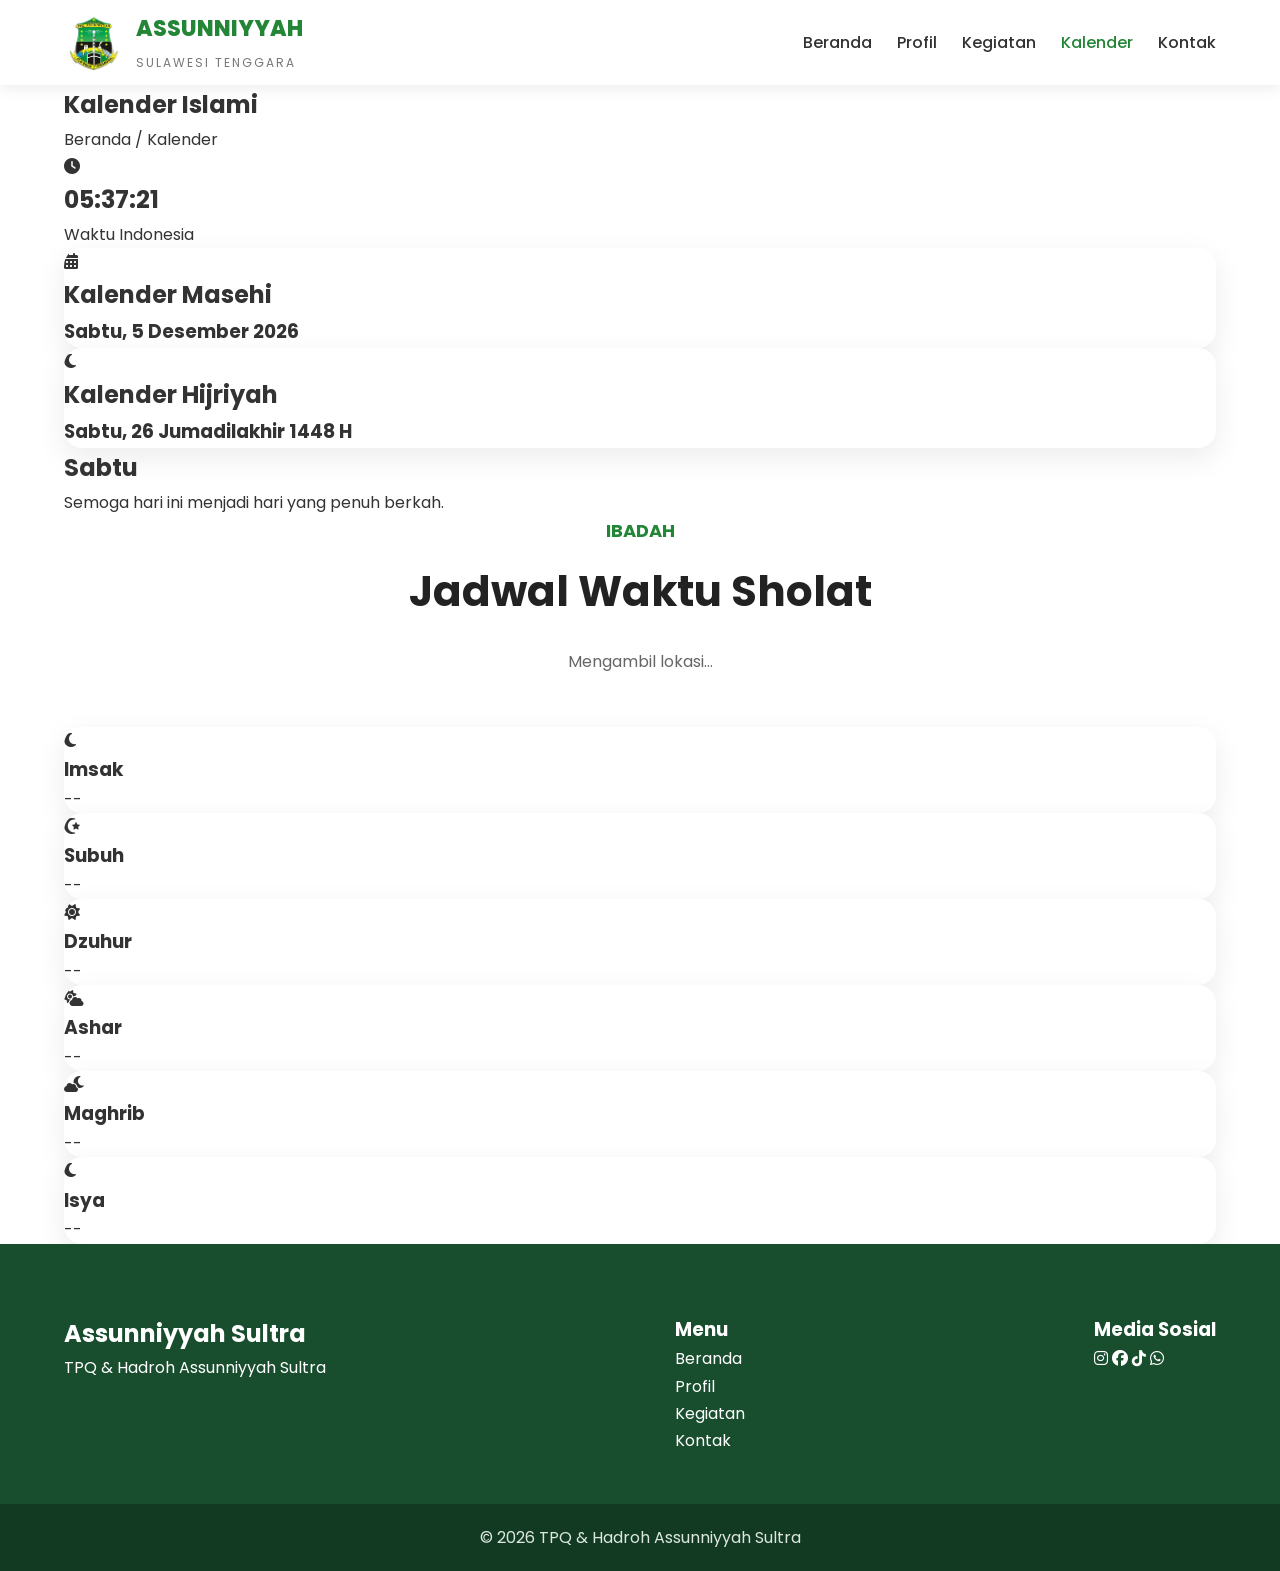
<file: kalender.html>
<!doctype html>
<html lang="id">
  <head>
    <meta charset="UTF-8" />

    <meta name="viewport" content="width=device-width, initial-scale=1.0" />

    <title>Kalender Islami | Assunniyyah Sultra</title>

    <link rel="icon" href="images/favicon.ico" />

    <link rel="stylesheet" href="css/style.css" />

    <link rel="preconnect" href="https://fonts.googleapis.com" />

    <link rel="preconnect" href="https://fonts.gstatic.com" crossorigin />

    <link
      href="https://fonts.googleapis.com/css2?family=Poppins:wght@300;400;500;600;700;800&display=swap"
      rel="stylesheet"
    />

    <link
      rel="stylesheet"
      href="https://cdnjs.cloudflare.com/ajax/libs/font-awesome/6.7.2/css/all.min.css"
    />
  </head>

  <body>
    <!-- HEADER -->

    <header id="header">
      <div class="container">
        <a href="index.html" class="logo">
          <img src="images/logo.png" />

          <div>
            <h2>ASSUNNIYYAH</h2>

            <span> SULAWESI TENGGARA </span>
          </div>
        </a>

        <nav>
          <ul>
            <li>
              <a href="index.html"> Beranda </a>
            </li>

            <li>
              <a href="profil.html"> Profil </a>
            </li>

            <li>
              <a href="kegiatan.html"> Kegiatan </a>
            </li>

            <li>
              <a class="active" href="kalender.html"> Kalender </a>
            </li>

            <li>
              <a href="kontak.html"> Kontak </a>
            </li>
          </ul>
        </nav>
      </div>
    </header>

    <!-- BANNER -->

    <section class="page-banner">
      <div class="overlay"></div>

      <div class="container">
        <h1>Kalender Islami</h1>

        <p>Beranda / Kalender</p>
      </div>
    </section>

    <!-- JAM DIGITAL -->

    <section class="clock-section">
      <div class="container">
        <div class="clock-box">
          <i class="fa-solid fa-clock"></i>

          <h2 id="clock">00:00:00</h2>

          <p>Waktu Indonesia</p>
        </div>
      </div>
    </section>

    <!-- KALENDER -->

    <section class="calendar-section">
      <div class="container">
        <div class="calendar-grid">
          <!-- MASEHI -->

          <div class="calendar-card">
            <i class="fa-solid fa-calendar-days"></i>

            <h2>Kalender Masehi</h2>

            <h3 id="masehi">-</h3>
          </div>

          <!-- HIJRIYAH -->

          <div class="calendar-card">
            <i class="fa-solid fa-moon"></i>

            <h2>Kalender Hijriyah</h2>

            <h3 id="hijriyah">-</h3>
          </div>
        </div>
      </div>
    </section>

    <!-- INFO HARI -->

    <section class="today">
      <div class="container">
        <div class="today-box">
          <h2 id="day">-</h2>

          <p>Semoga hari ini menjadi hari yang penuh berkah.</p>
        </div>
      </div>
    </section>

    <!-- ================= WAKTU SHOLAT ================= -->

    <section class="sholat-section">
      <div class="container">
        <div class="section-title">
          <h5>Ibadah</h5>

          <h2>Jadwal Waktu Sholat</h2>

          <p id="lokasi">Mengambil lokasi...</p>
        </div>

        <div class="sholat-grid">
          <div class="sholat-card">
            <i class="fa-solid fa-moon"></i>

            <h3>Imsak</h3>

            <p id="imsak">--</p>
          </div>

          <div class="sholat-card">
            <i class="fa-solid fa-star-and-crescent"></i>

            <h3>Subuh</h3>

            <p id="subuh">--</p>
          </div>

          <div class="sholat-card">
            <i class="fa-solid fa-sun"></i>

            <h3>Dzuhur</h3>

            <p id="dzuhur">--</p>
          </div>

          <div class="sholat-card">
            <i class="fa-solid fa-cloud-sun"></i>

            <h3>Ashar</h3>

            <p id="ashar">--</p>
          </div>

          <div class="sholat-card">
            <i class="fa-solid fa-cloud-moon"></i>

            <h3>Maghrib</h3>

            <p id="maghrib">--</p>
          </div>

          <div class="sholat-card">
            <i class="fa-solid fa-moon"></i>

            <h3>Isya</h3>

            <p id="isya">--</p>
          </div>
        </div>
      </div>
    </section>

    <!-- FOOTER -->

    <footer>
      <div class="container footer-grid">
        <div>
          <h2>Assunniyyah Sultra</h2>

          <p>TPQ & Hadroh Assunniyyah Sultra</p>
        </div>

        <div>
          <h3>Menu</h3>

          <ul>
            <li>
              <a href="index.html"> Beranda </a>
            </li>

            <li>
              <a href="profil.html"> Profil </a>
            </li>

            <li>
              <a href="kegiatan.html"> Kegiatan </a>
            </li>

            <li>
              <a href="kontak.html"> Kontak </a>
            </li>
          </ul>
        </div>

        <div>
          <h3>Media Sosial</h3>

          <div class="social">
            <a href="#">
              <i class="fab fa-instagram"></i>
            </a>

            <a href="#">
              <i class="fab fa-facebook"></i>
            </a>

            <a href="#">
              <i class="fab fa-tiktok"></i>
            </a>

            <a href="#">
              <i class="fab fa-whatsapp"></i>
            </a>
          </div>
        </div>
      </div>

      <div class="copyright">
        <p>© 2026 TPQ & Hadroh Assunniyyah Sultra</p>
      </div>
    </footer>

    <script src="js/script.js"></script>

    <script>
      // JAM DIGITAL

      function updateClock() {
        let now = new Date();

        let jam = now.getHours();

        let menit = now.getMinutes();

        let detik = now.getSeconds();

        jam = jam < 10 ? "0" + jam : jam;

        menit = menit < 10 ? "0" + menit : menit;

        detik = detik < 10 ? "0" + detik : detik;

        document.getElementById("clock").innerHTML =
          jam + ":" + menit + ":" + detik;
      }

      setInterval(updateClock, 1000);

      updateClock();

      // KALENDER MASEHI

      let today = new Date();

      let masehi = today.toLocaleDateString("id-ID", {
        weekday: "long",
        day: "numeric",
        month: "long",
        year: "numeric",
      });

      document.getElementById("masehi").innerHTML = masehi;

      // KALENDER HIJRIYAH

      let hijri = today.toLocaleDateString("id-ID-u-ca-islamic", {
        weekday: "long",
        day: "numeric",
        month: "long",
        year: "numeric",
      });

      document.getElementById("hijriyah").innerHTML = hijri;

      // HARI

      document.getElementById("day").innerHTML = today.toLocaleDateString(
        "id-ID",
        {
          weekday: "long",
        },
      );
    </script>
  </body>
</html>
</file>
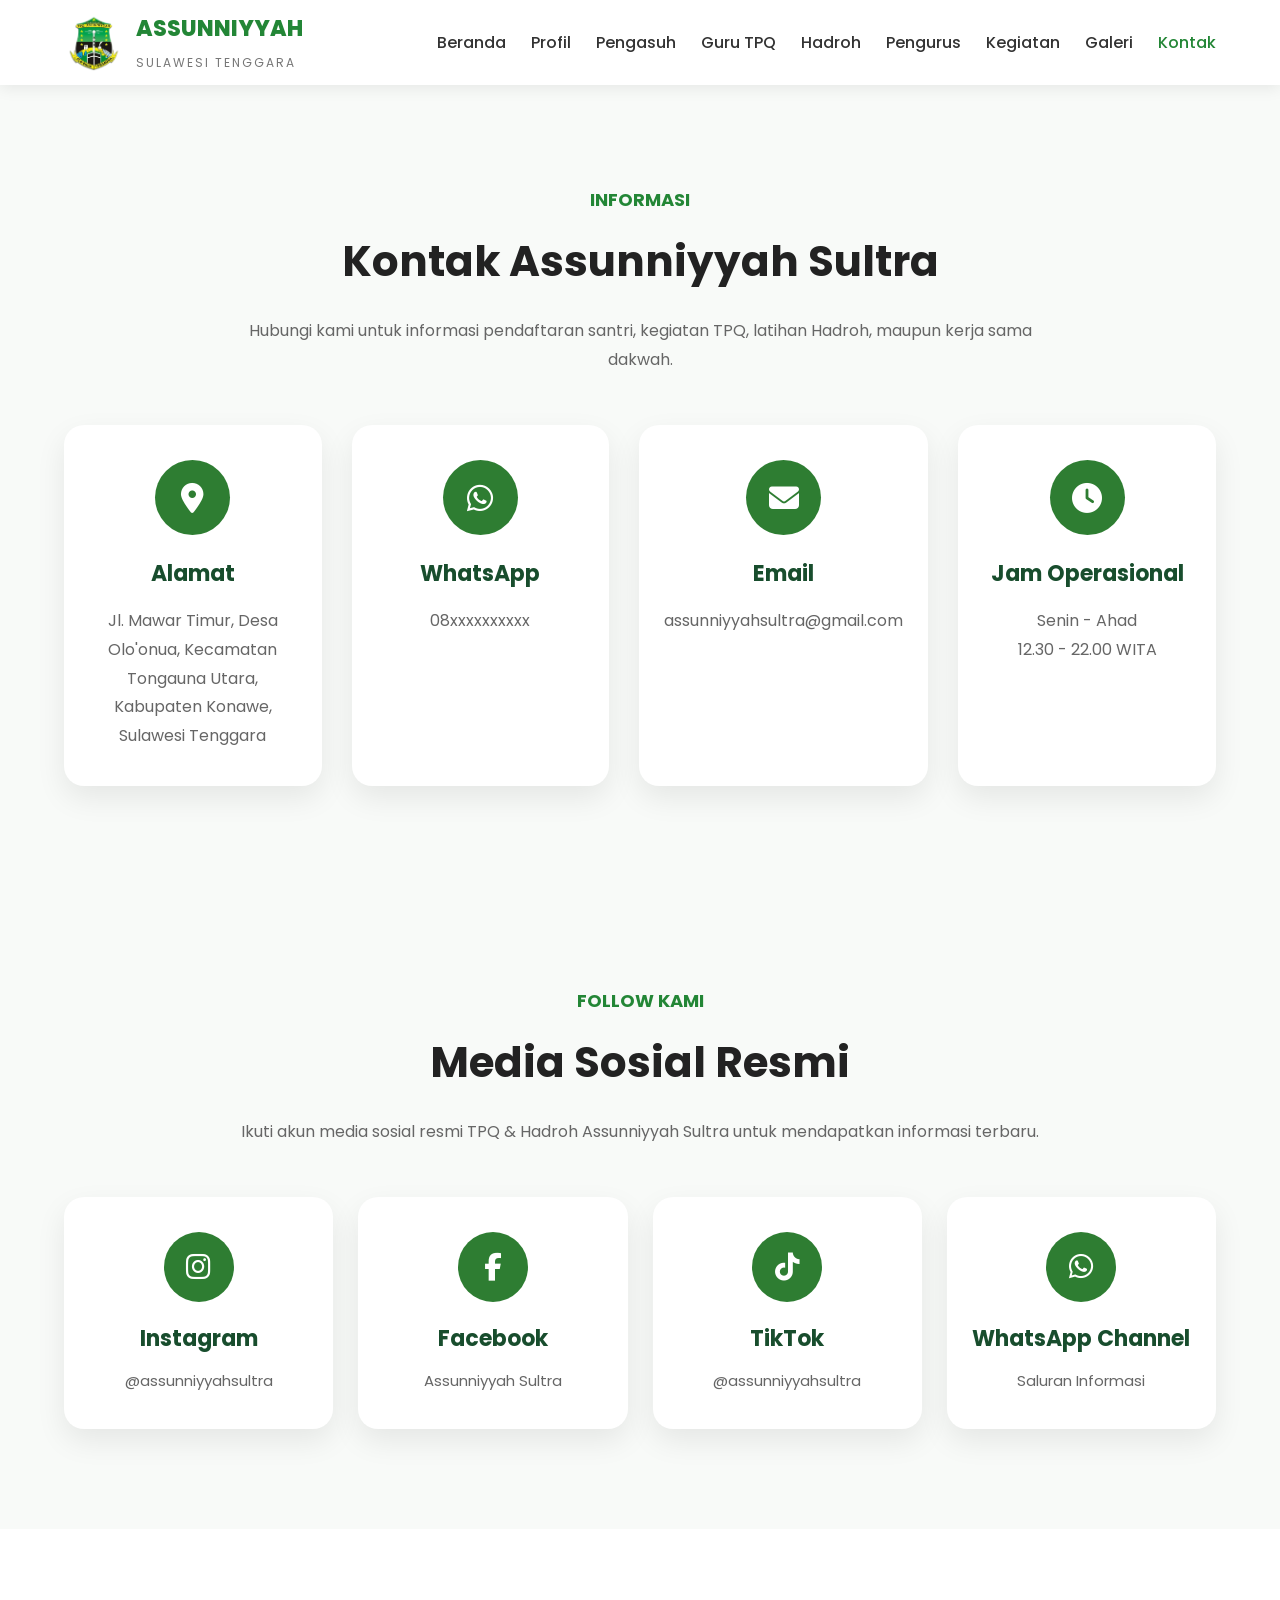
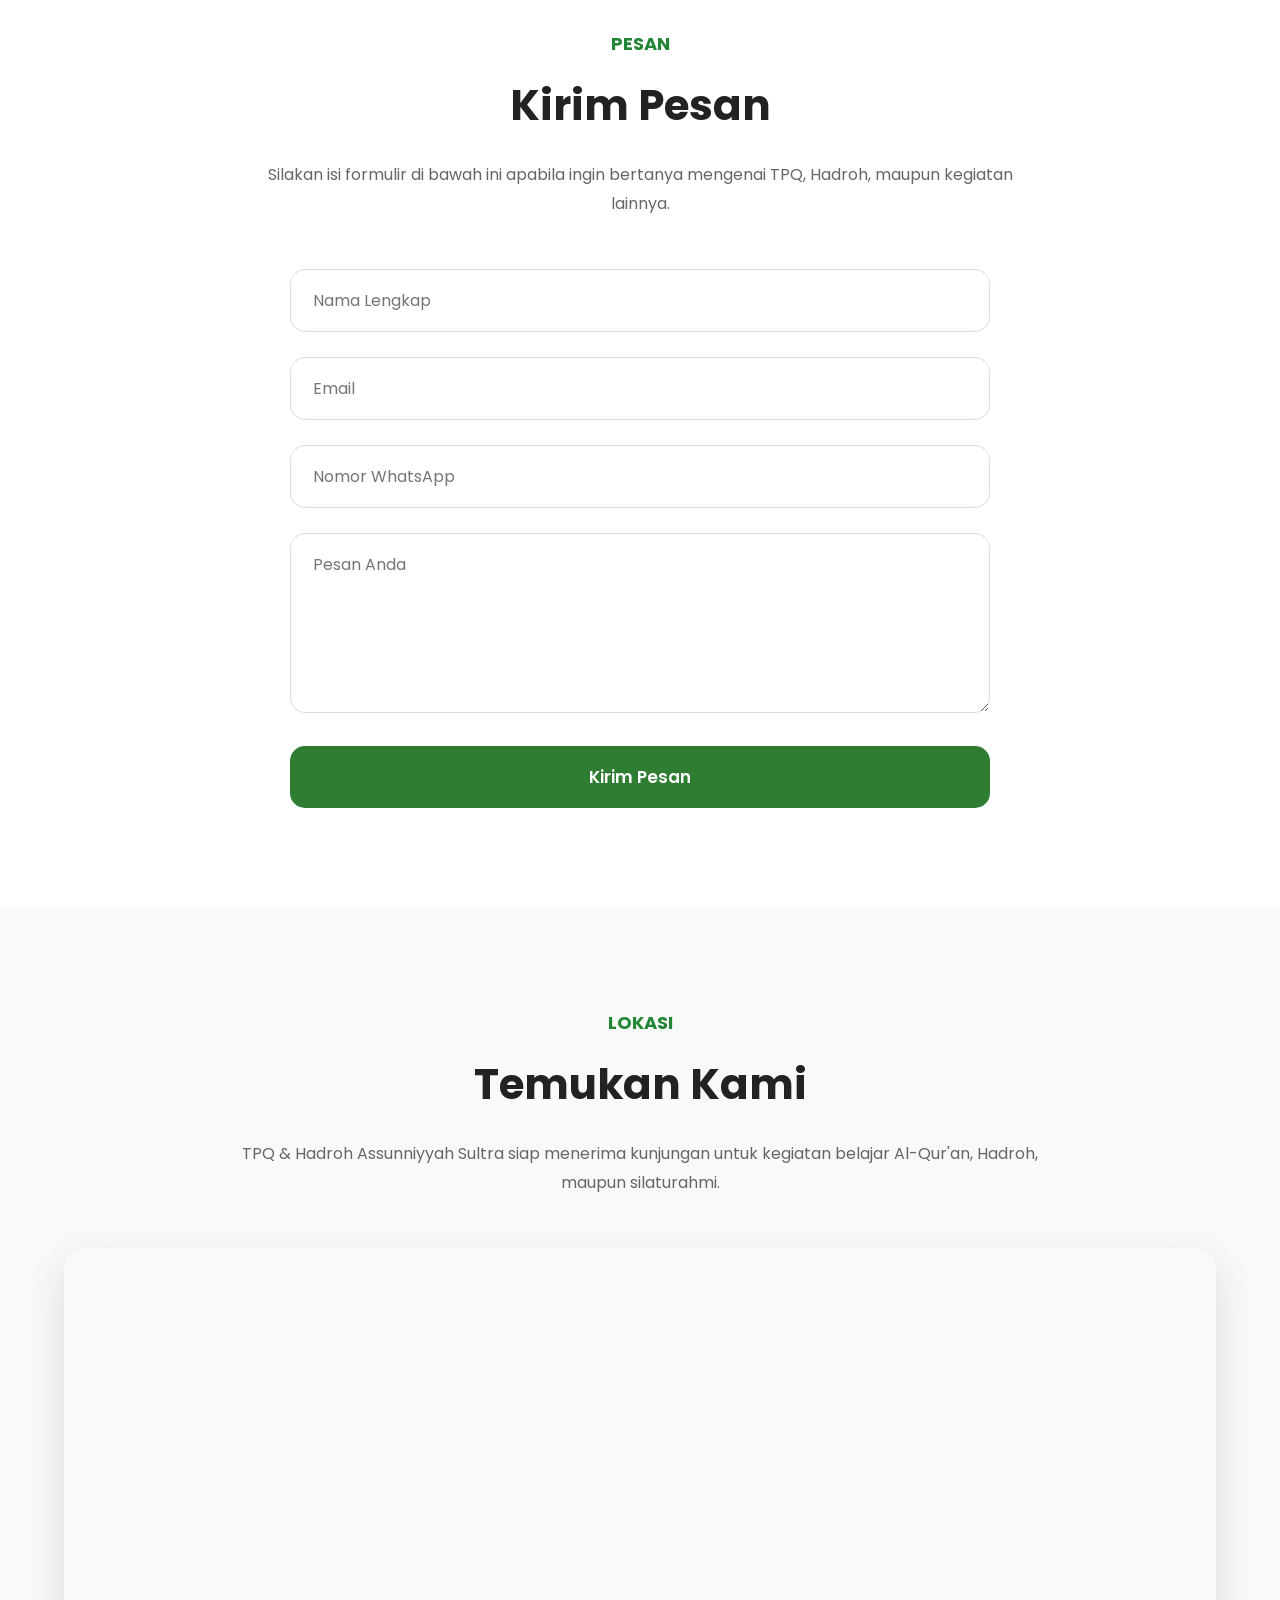
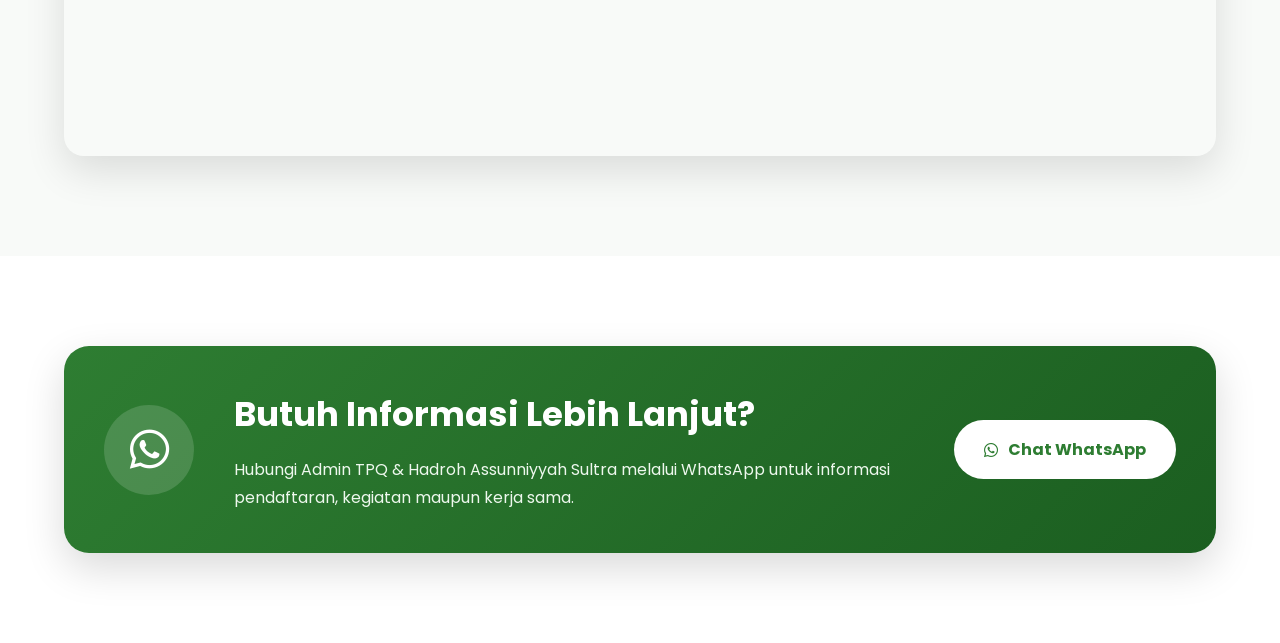
<file: kontak.html>
<!doctype html>
<html lang="id">
  <head>
    <meta charset="UTF-8" />

    <meta name="viewport" content="width=device-width, initial-scale=1.0" />

    <title>Kontak | Assunniyyah Sultra</title>

    <link rel="icon" href="images/favicon.ico" />

    <link rel="stylesheet" href="css/style.css" />

    <link rel="preconnect" href="https://fonts.googleapis.com" />

    <link rel="preconnect" href="https://fonts.gstatic.com" crossorigin />

    <link
      href="https://fonts.googleapis.com/css2?family=Poppins:wght@300;400;500;600;700;800&display=swap"
      rel="stylesheet"
    />

    <link
      rel="stylesheet"
      href="https://cdnjs.cloudflare.com/ajax/libs/font-awesome/6.7.2/css/all.min.css"
    />
  </head>

  <body>
    <!-- ========================= -->
    <!-- HEADER -->
    <!-- ========================= -->

    <header id="header">
      <div class="container">
        <a href="index.html" class="logo">
          <img src="images/logo.png" />

          <div>
            <h2>ASSUNNIYYAH</h2>

            <span>SULAWESI TENGGARA</span>
          </div>
        </a>

        <!-- Menu Toggle Mobile -->
        <div class="menu-toggle" id="menu-toggle">
          <i class="fa-solid fa-bars"></i>
        </div>

        <nav id="navbar">
          <ul>
            <li><a href="index.html">Beranda</a></li>

            <li><a href="profil.html">Profil</a></li>

            <li><a href="pengasuh.html">Pengasuh</a></li>

            <li><a href="guru.html">Guru TPQ</a></li>

            <li><a href="hadroh.html">Hadroh</a></li>

            <li><a href="pengurus.html">Pengurus</a></li>

            <li><a href="kegiatan.html">Kegiatan</a></li>

            <li><a href="galeri.html">Galeri</a></li>

            <li><a href="kontak.html" class="active">Kontak</a></li>
          </ul>
        </nav>
      </div>
    </header>

    <!-- ================= INFORMASI KONTAK ================= -->

    <section class="contact-information">
      <div class="container">
        <div class="section-title">
          <h5>Informasi</h5>

          <h2>Kontak Assunniyyah Sultra</h2>

          <p>
            Hubungi kami untuk informasi pendaftaran santri, kegiatan TPQ,
            latihan Hadroh, maupun kerja sama dakwah.
          </p>
        </div>

        <div class="contact-information-grid">
          <div class="contact-information-card">
            <i class="fa-solid fa-location-dot"></i>

            <h3>Alamat</h3>

            <p>
              Jl. Mawar Timur, Desa Olo'onua, Kecamatan Tongauna Utara,
              Kabupaten Konawe, Sulawesi Tenggara
            </p>
          </div>

          <div class="contact-information-card">
            <i class="fa-brands fa-whatsapp"></i>

            <h3>WhatsApp</h3>

            <p>08xxxxxxxxxx</p>
          </div>

          <div class="contact-information-card">
            <i class="fa-solid fa-envelope"></i>

            <h3>Email</h3>

            <p>assunniyyahsultra@gmail.com</p>
          </div>

          <div class="contact-information-card">
            <i class="fa-solid fa-clock"></i>

            <h3>Jam Operasional</h3>

            <p>
              Senin - Ahad<br />
              12.30 - 22.00 WITA
            </p>
          </div>
        </div>
      </div>
    </section>

    <!-- ================= MEDIA SOSIAL ================= -->

    <section class="contact-social">
      <div class="container">
        <div class="section-title">
          <h5>Follow Kami</h5>

          <h2>Media Sosial Resmi</h2>

          <p>
            Ikuti akun media sosial resmi TPQ & Hadroh Assunniyyah Sultra untuk
            mendapatkan informasi terbaru.
          </p>
        </div>

        <div class="contact-social-grid">
          <a href="https://www.instagram.com/assunniyyah_sultra?igsh=cmFhb3g1c2FvcTgz" class="contact-social-card">
            <i class="fab fa-instagram"></i>

            <h3>Instagram</h3>

            <span>@assunniyyahsultra</span>
          </a>

          <a href="https://www.facebook.com/profile.php?id=61564408275103" class="contact-social-card">
            <i class="fab fa-facebook-f"></i>

            <h3>Facebook</h3>

            <span>Assunniyyah Sultra</span>
          </a>

          <a href="https://www.tiktok.com/@assunniyyah.sultra?_r=1&_t=ZS-984rdXYre3Z" class="contact-social-card">
            <i class="fab fa-tiktok"></i>

            <h3>TikTok</h3>

            <span>@assunniyyahsultra</span>
          </a>

          <a href="https://whatsapp.com/channel/0029Vb6RpM305MUb8Zbswf0Z" class="contact-social-card">
            <i class="fab fa-whatsapp"></i>

            <h3>WhatsApp Channel</h3>

            <span>Saluran Informasi</span>
          </a>
        </div>
      </div>
    </section>

    <!-- ================= FORM KONTAK ================= -->

    <section class="contact-form-section">
      <div class="container">
        <div class="section-title">
          <h5>Pesan</h5>

          <h2>Kirim Pesan</h2>

          <p>
            Silakan isi formulir di bawah ini apabila ingin bertanya mengenai
            TPQ, Hadroh, maupun kegiatan lainnya.
          </p>
        </div>

        <form class="contact-form">
          <div class="contact-input">
            <input type="text" placeholder="Nama Lengkap" />
          </div>

          <div class="contact-input">
            <input type="email" placeholder="Email" />
          </div>

          <div class="contact-input">
            <input type="text" placeholder="Nomor WhatsApp" />
          </div>

          <div class="contact-input">
            <textarea placeholder="Pesan Anda"></textarea>
          </div>

          <button type="submit" class="contact-button">Kirim Pesan</button>
        </form>
      </div>
    </section>

    <!-- ================= LOKASI ================= -->

    <section class="contact-location">
      <div class="container">
        <div class="section-title">
          <h5>Lokasi</h5>

          <h2>Temukan Kami</h2>

          <p>
            TPQ & Hadroh Assunniyyah Sultra siap menerima kunjungan untuk
            kegiatan belajar Al-Qur'an, Hadroh, maupun silaturahmi.
          </p>
        </div>

        <div class="contact-location-map">
          <iframe
            src="https://www.google.com/maps/embed?pb=!1m18!1m12!1m3!1d3784.098112380051!2d122.01916017473341!3d-3.7930632961807658!2m3!1f0!2f0!3f0!3m2!1i1024!2i768!4f13.1!3m3!1m2!1s0x2d984b002f3227e1%3A0x516127550e9a726f!2sHadroh%20Assunniyyah%20sultra!5e1!3m2!1sid!2sid!4v1784191414597!5m2!1sid!2sid"
            loading="lazy"
            allowfullscreen
            referrerpolicy="no-referrer-when-downgrade"
          >
          </iframe>
        </div>
      </div>
    </section>

    <!-- ================= WHATSAPP ================= -->

    <section class="contact-whatsapp">
      <div class="container">
        <div class="contact-whatsapp-card">
          <div class="contact-whatsapp-icon">
            <i class="fab fa-whatsapp"></i>
          </div>

          <div class="contact-whatsapp-content">
            <h2>Butuh Informasi Lebih Lanjut?</h2>

            <p>
              Hubungi Admin TPQ & Hadroh Assunniyyah Sultra melalui WhatsApp
              untuk informasi pendaftaran, kegiatan maupun kerja sama.
            </p>
          </div>

          <div class="contact-whatsapp-button">
            <a href="https://wa.me/628xxxxxxxxxx" target="_blank">
              <i class="fab fa-whatsapp"></i>

              Chat WhatsApp
            </a>
          </div>
        </div>
      </div>
    </section>

    <script src="js/script.js"></script>

    <script>
      // Kirim Form ke WhatsApp

      const form = document.querySelector("form");

      form.addEventListener("submit", function (e) {
        e.preventDefault();

        let nama = document.querySelector(
          'input[placeholder="Nama Lengkap"]',
        ).value;

        let hp = document.querySelector(
          'input[placeholder="Nomor WhatsApp"]',
        ).value;

        let pesan = document.querySelector("textarea").value;

        let nomor = "628xxxxxxxxxx";

        let text =
          "Halo Assunniyyah Sultra%0A%0A" +
          "Nama : " +
          nama +
          "%0A" +
          "No HP : " +
          hp +
          "%0A" +
          "Pesan : " +
          pesan;

        window.open(
          "https://wa.me/" + nomor + "?text=" + text,

          "_blank",
        );
      });
    </script>
  </body>
</html>
</file>
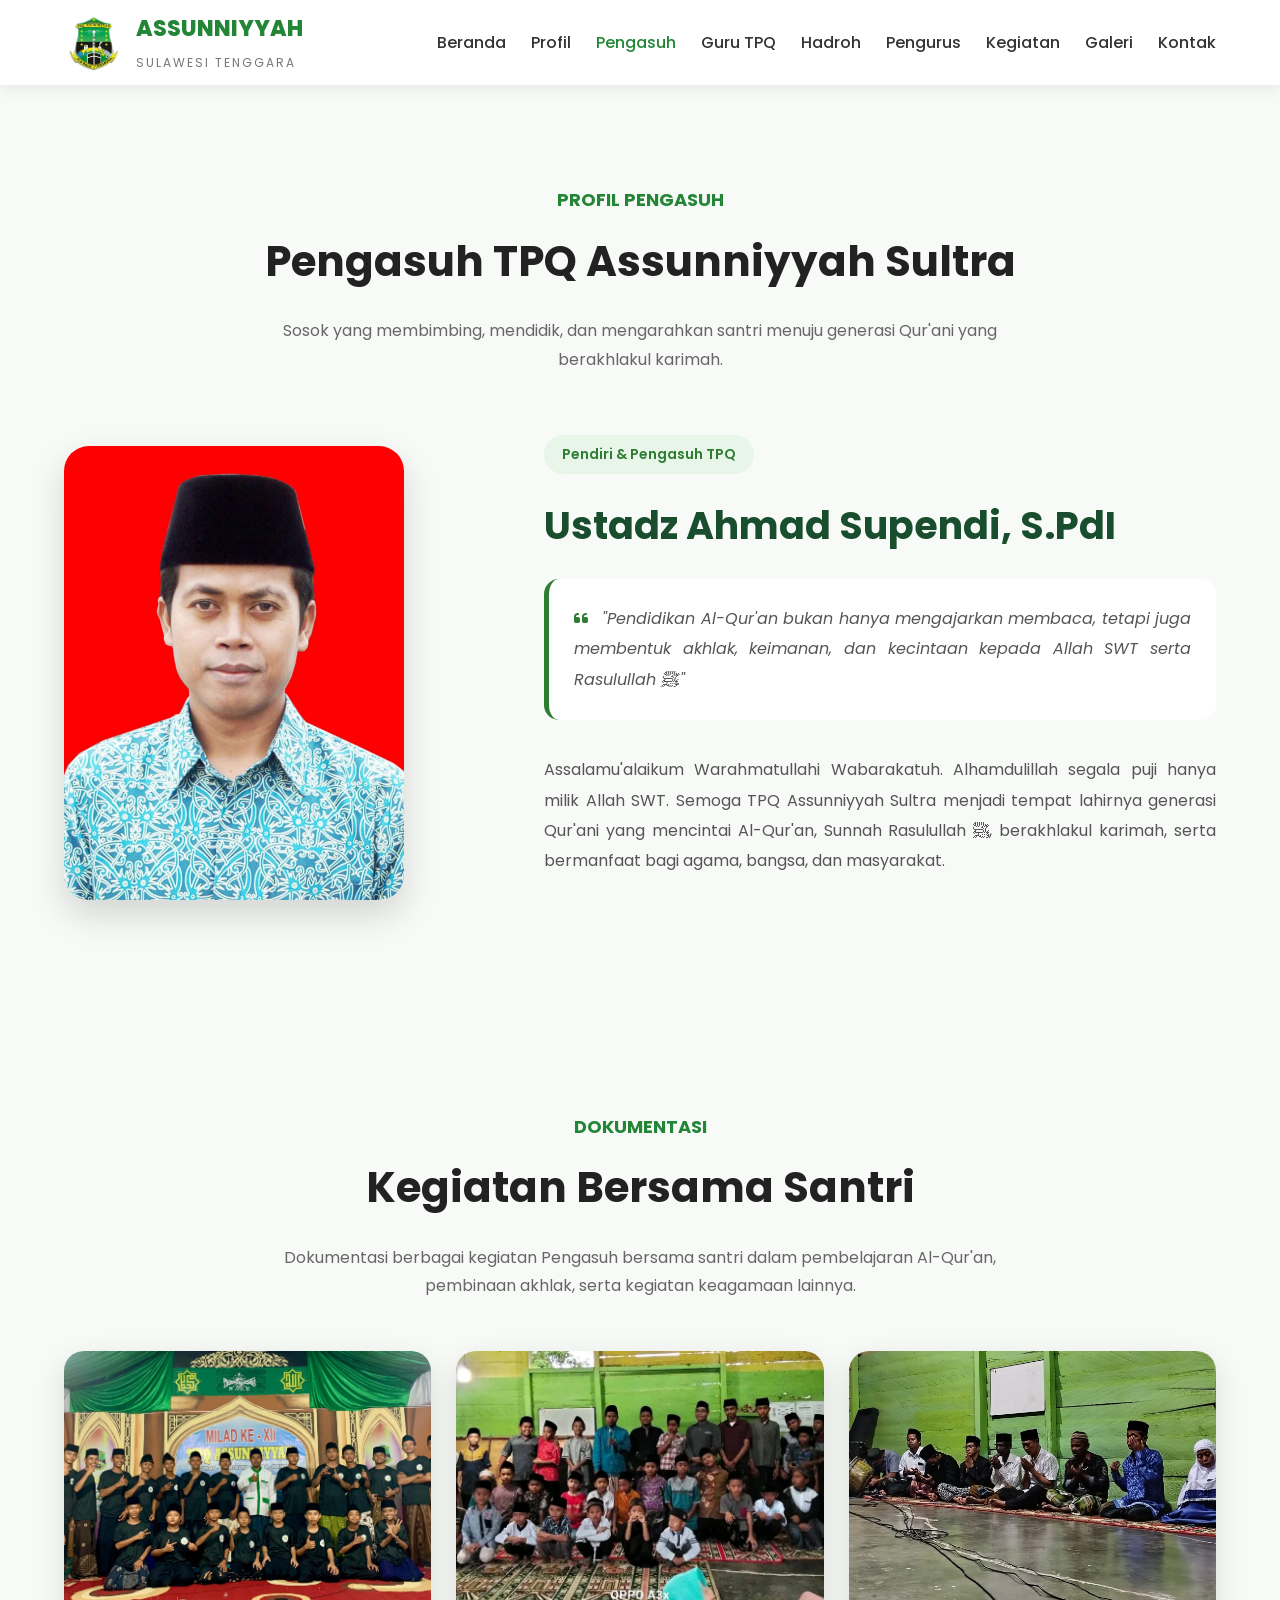
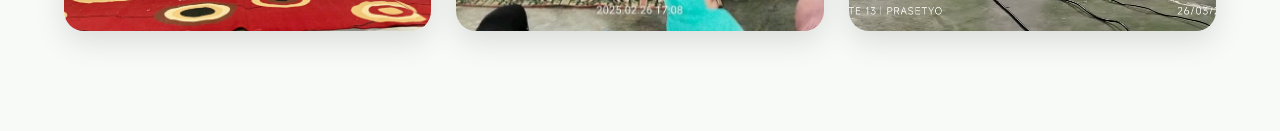
<file: pengasuh.html>
<!doctype html>
<html lang="id">
  <head>
    <meta charset="UTF-8" />

    <meta name="viewport" content="width=device-width, initial-scale=1.0" />

    <title>Pengasuh | Assunniyyah Sultra</title>

    <link rel="icon" href="images/favicon.ico" />

    <link rel="stylesheet" href="css/style.css" />

    <link rel="preconnect" href="https://fonts.googleapis.com" />

    <link rel="preconnect" href="https://fonts.gstatic.com" crossorigin />

    <link
      href="https://fonts.googleapis.com/css2?family=Poppins:wght@300;400;500;600;700;800&display=swap"
      rel="stylesheet"
    />

    <link
      rel="stylesheet"
      href="https://cdnjs.cloudflare.com/ajax/libs/font-awesome/6.7.2/css/all.min.css"
    />
  </head>

  <body>
    <!-- ========================= -->
    <!-- HEADER -->
    <!-- ========================= -->

    <header id="header">
      <div class="container">
        <a href="index.html" class="logo">
          <img src="images/logo.png" alt="Logo" />

          <div class="logo-text">
            <h2>ASSUNNIYYAH</h2>
            <span>SULAWESI TENGGARA</span>
          </div>
        </a>

        <!-- Menu Mobile -->
        <div class="menu-toggle" id="menu-toggle">
          <i class="fa-solid fa-bars"></i>
        </div>

        <nav id="navbar">
          <ul>
            <li><a href="index.html">Beranda</a></li>
            <li><a href="profil.html">Profil</a></li>
            <li><a href="pengasuh.html" class="active">Pengasuh</a></li>
            <li><a href="guru.html">Guru TPQ</a></li>
            <li><a href="hadroh.html">Hadroh</a></li>
            <li><a href="pengurus.html">Pengurus</a></li>
            <li><a href="kegiatan.html">Kegiatan</a></li>
            <li><a href="galeri.html">Galeri</a></li>
            <li><a href="kontak.html">Kontak</a></li>
          </ul>
        </nav>
      </div>
    </header>

    <!-- HERO -->

    <section class="page-banner">
      <div class="overlay"></div>

      <div class="container"></div>
    </section>

    <!-- ========================= -->
    <!-- PROFIL PENGASUH -->
    <!-- ========================= -->

    <section class="pengasuh-profile">
      <div class="container">
        <div class="section-title">
          <h5>Profil Pengasuh</h5>

          <h2>Pengasuh TPQ Assunniyyah Sultra</h2>

          <p>
            Sosok yang membimbing, mendidik, dan mengarahkan santri menuju
            generasi Qur'ani yang berakhlakul karimah.
          </p>
        </div>

        <div class="pengasuh-grid">
          <!-- FOTO -->

          <div class="foto">
            <img src="images/pengasuh.jpg" alt="Pengasuh" />
          </div>

          <!-- ISI -->

          <div class="isi">
            <span class="jabatan"> Pendiri & Pengasuh TPQ </span>

            <h2>Ustadz Ahmad Supendi, S.PdI</h2>

            <p class="quote">
              <i class="fa-solid fa-quote-left"></i>

              "Pendidikan Al-Qur'an bukan hanya mengajarkan membaca, tetapi juga
              membentuk akhlak, keimanan, dan kecintaan kepada Allah SWT serta
              Rasulullah ﷺ."
            </p>

            <p>
              Assalamu'alaikum Warahmatullahi Wabarakatuh. Alhamdulillah segala
              puji hanya milik Allah SWT. Semoga TPQ Assunniyyah Sultra menjadi
              tempat lahirnya generasi Qur'ani yang mencintai Al-Qur'an, Sunnah
              Rasulullah ﷺ, berakhlakul karimah, serta bermanfaat bagi agama,
              bangsa, dan masyarakat.
            </p>
          </div>
        </div>
      </div>
    </section>

    <!-- ========================= -->
    <!-- GALERI -->
    <!-- ========================= -->

    <section class="gallery">
      <div class="container">
        <div class="section-title">
          <h5>Dokumentasi</h5>

          <h2>Kegiatan Bersama Santri</h2>

          <p>
            Dokumentasi berbagai kegiatan Pengasuh bersama santri dalam
            pembelajaran Al-Qur'an, pembinaan akhlak, serta kegiatan keagamaan
            lainnya.
          </p>
        </div>

        <div class="gallery-grid">
          <div class="gallery-item">
            <img
              src="images/pengasuh/1.jpg"
              alt="Fotbar Hadroh Assunniyyah Sultra"
            />

            <div class="gallery-overlay">
              <h3>Fotbar Hadroh Assunniyyah Sultra</h3>
            </div>
          </div>

          <div class="gallery-item">
            <img
              src="images/pengasuh/2.jpg"
              alt="Fotbar Perpisahan Guru Tugas 2023-2025"
            />

            <div class="gallery-overlay">
              <h3>Fotbar Perpisahan Guru Tugas 2023-2025</h3>
            </div>
          </div>

          <div class="gallery-item">
            <img src="images/pengasuh/3.jpg" alt="Bukber Tahun 2025" />

            <div class="gallery-overlay">
              <h3>Bukber Tahun 2025</h3>
            </div>
          </div>
        </div>
      </div>
    </section>

    <script src="js/script.js"></script>
  </body>
</html>
</file>
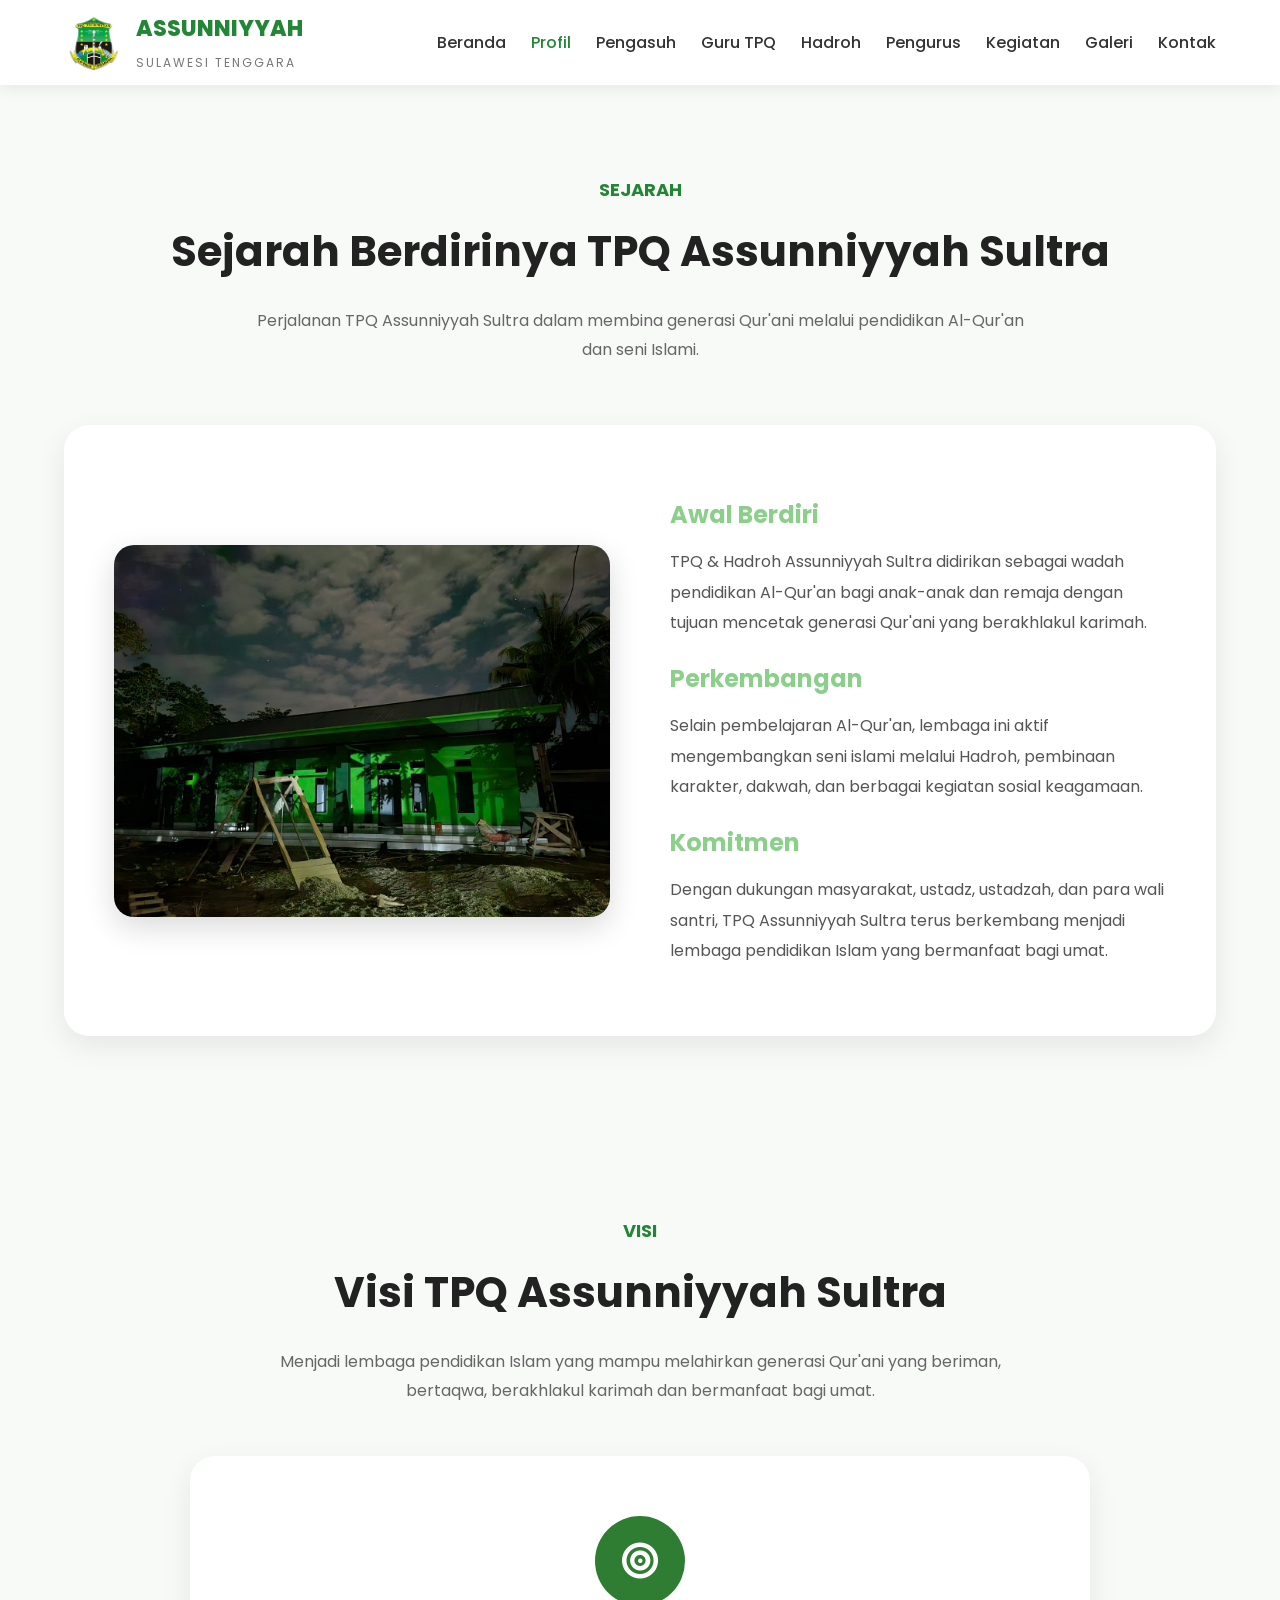
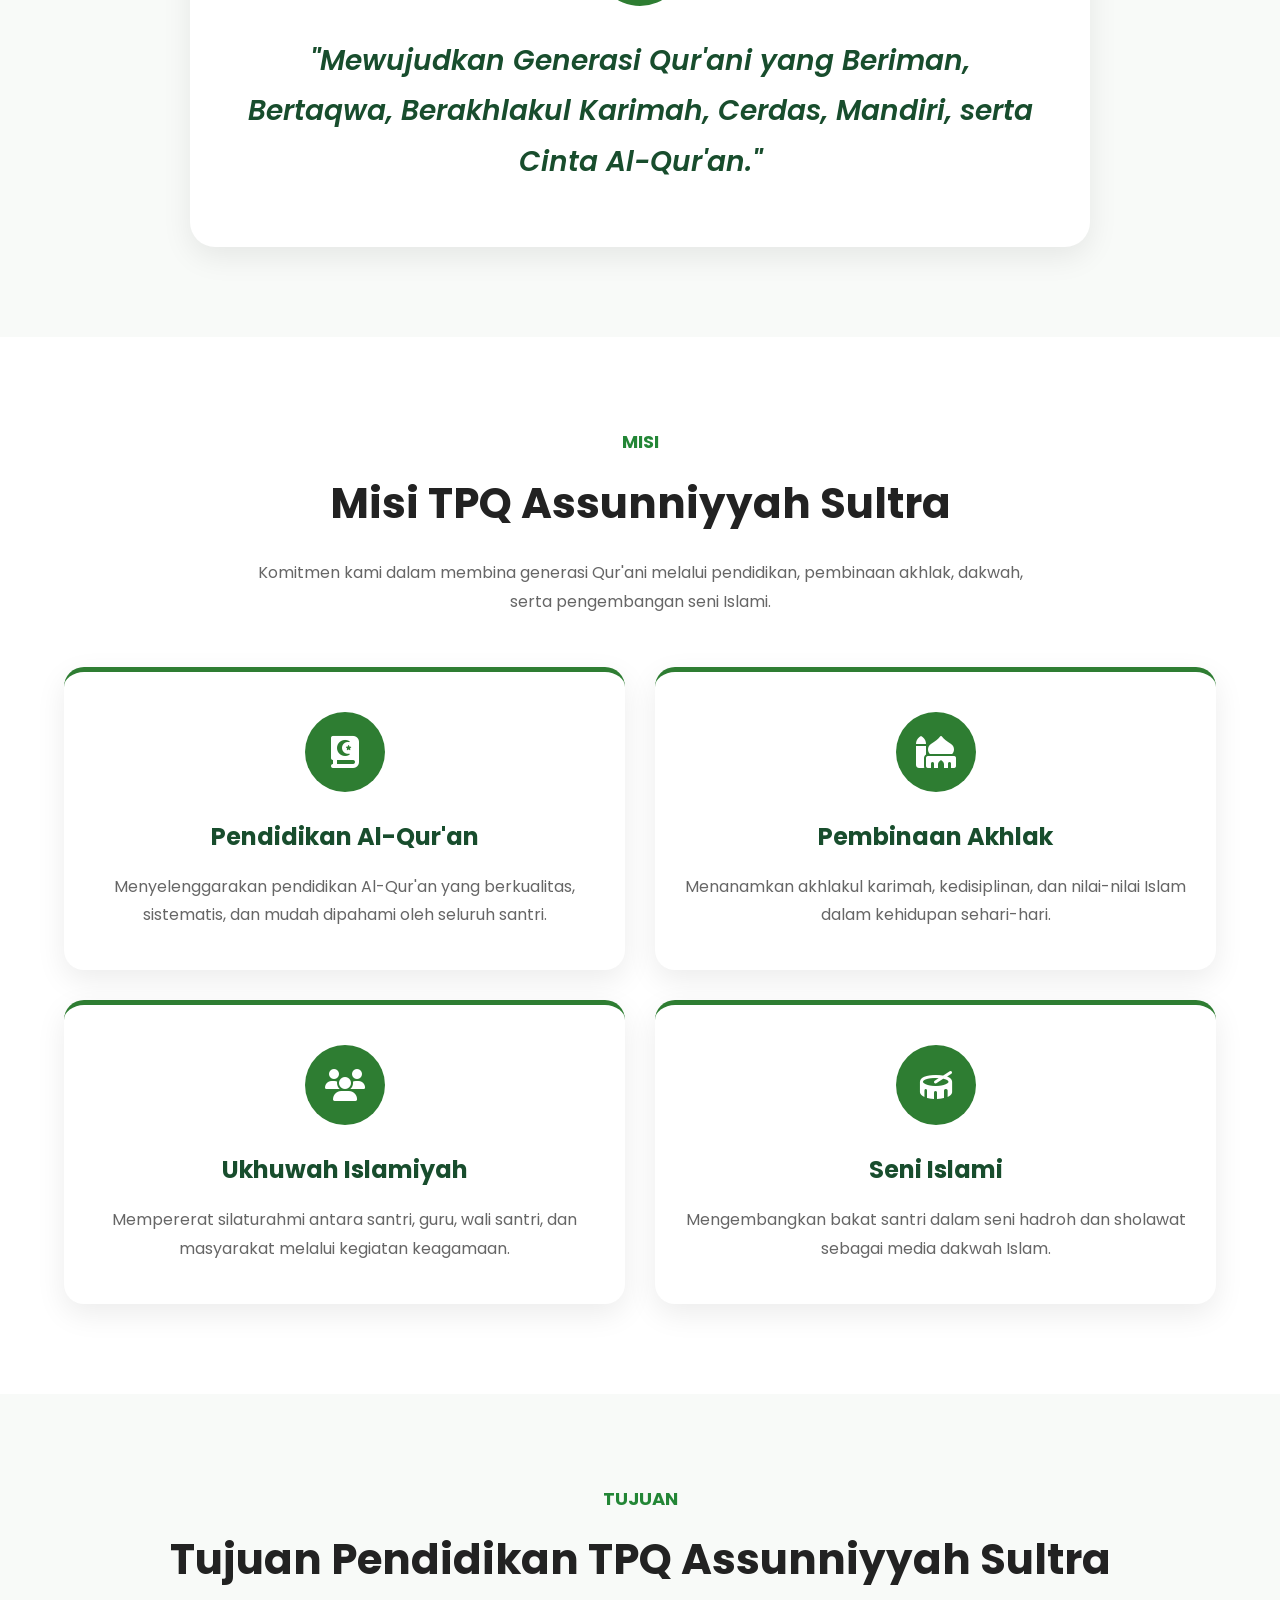
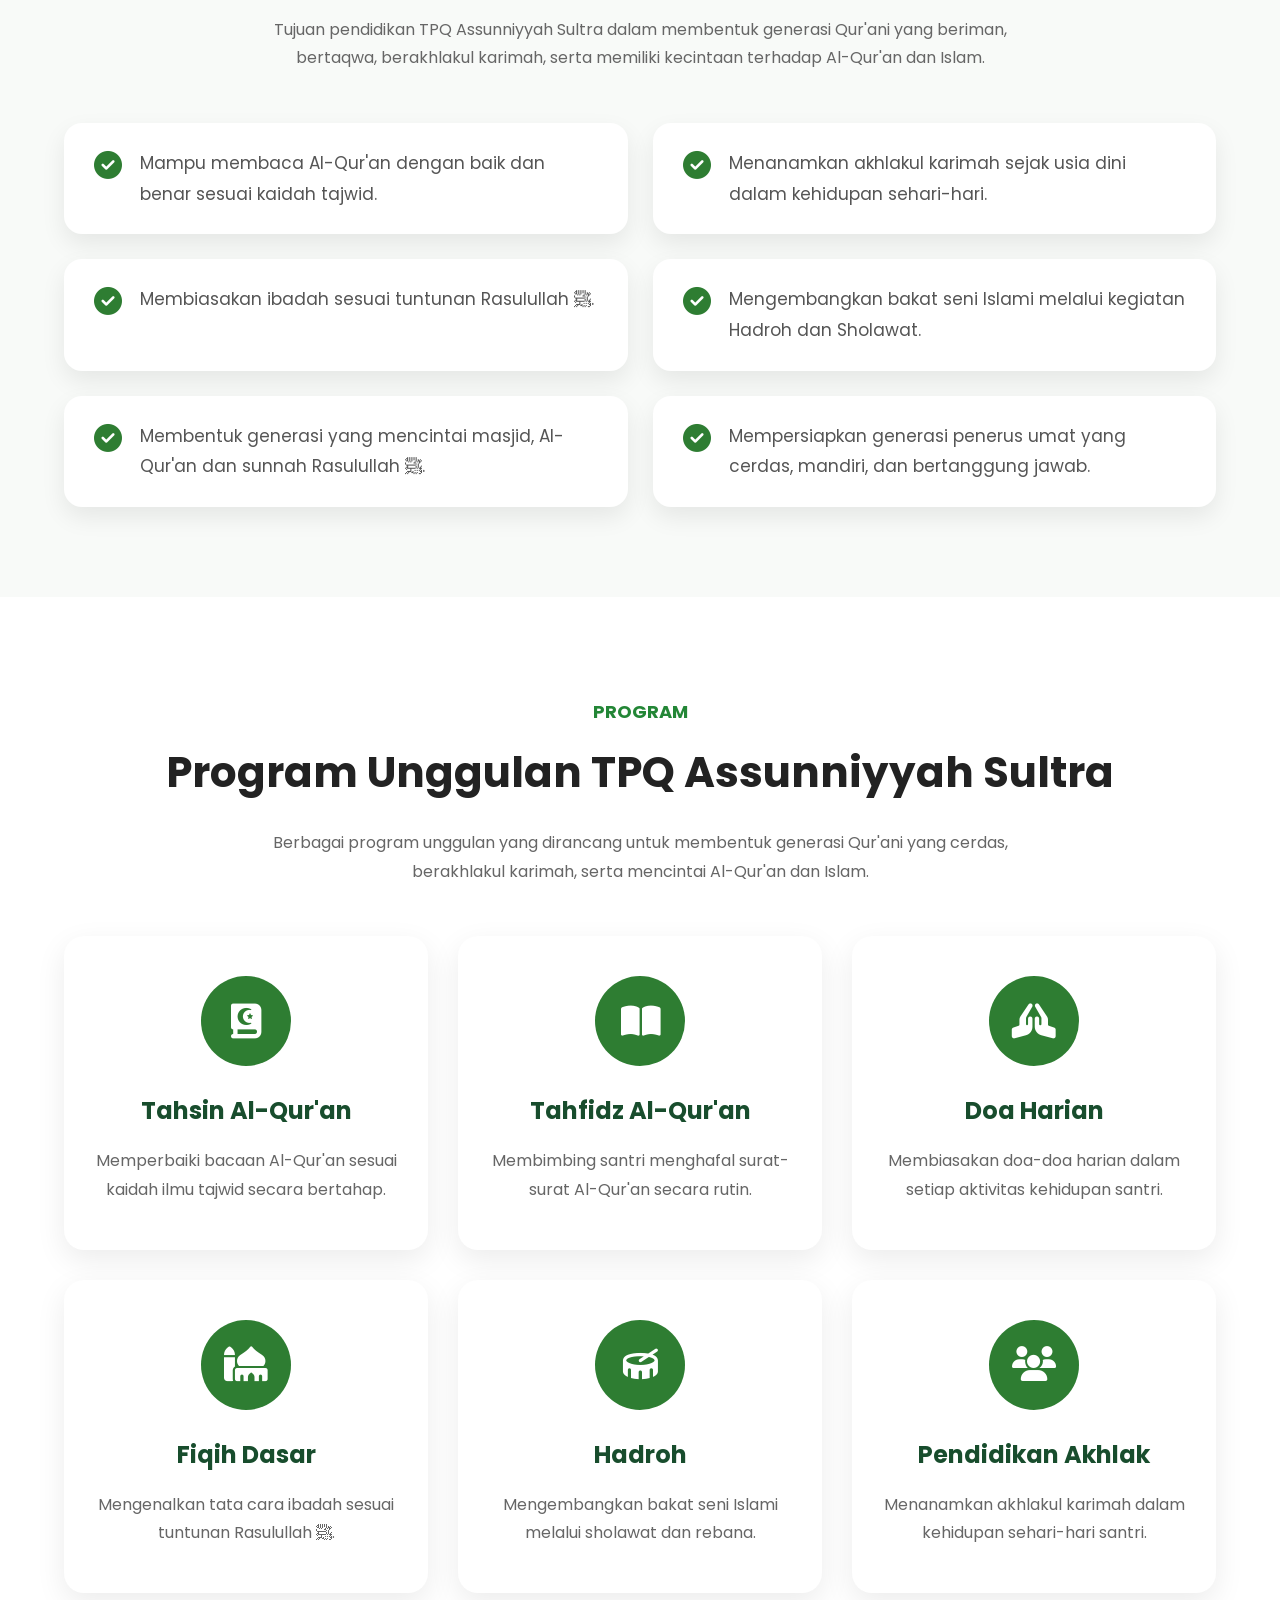
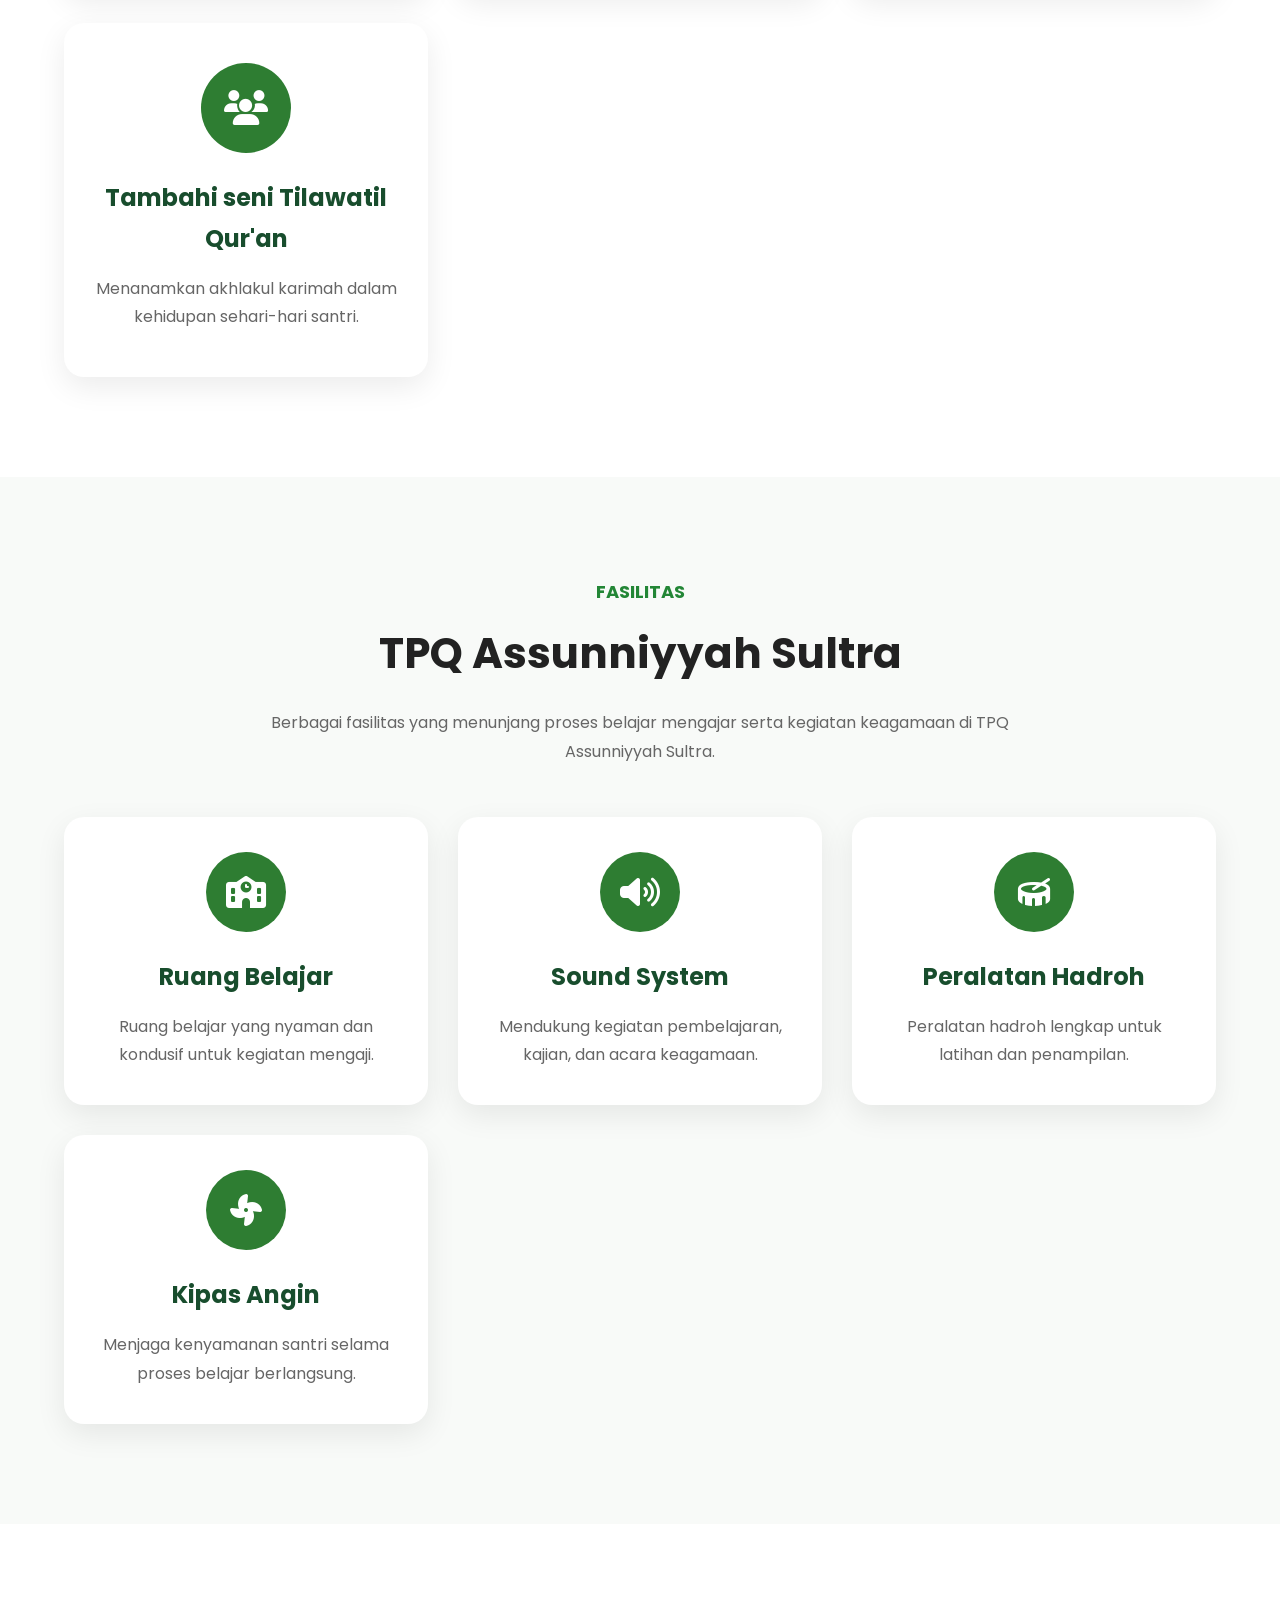
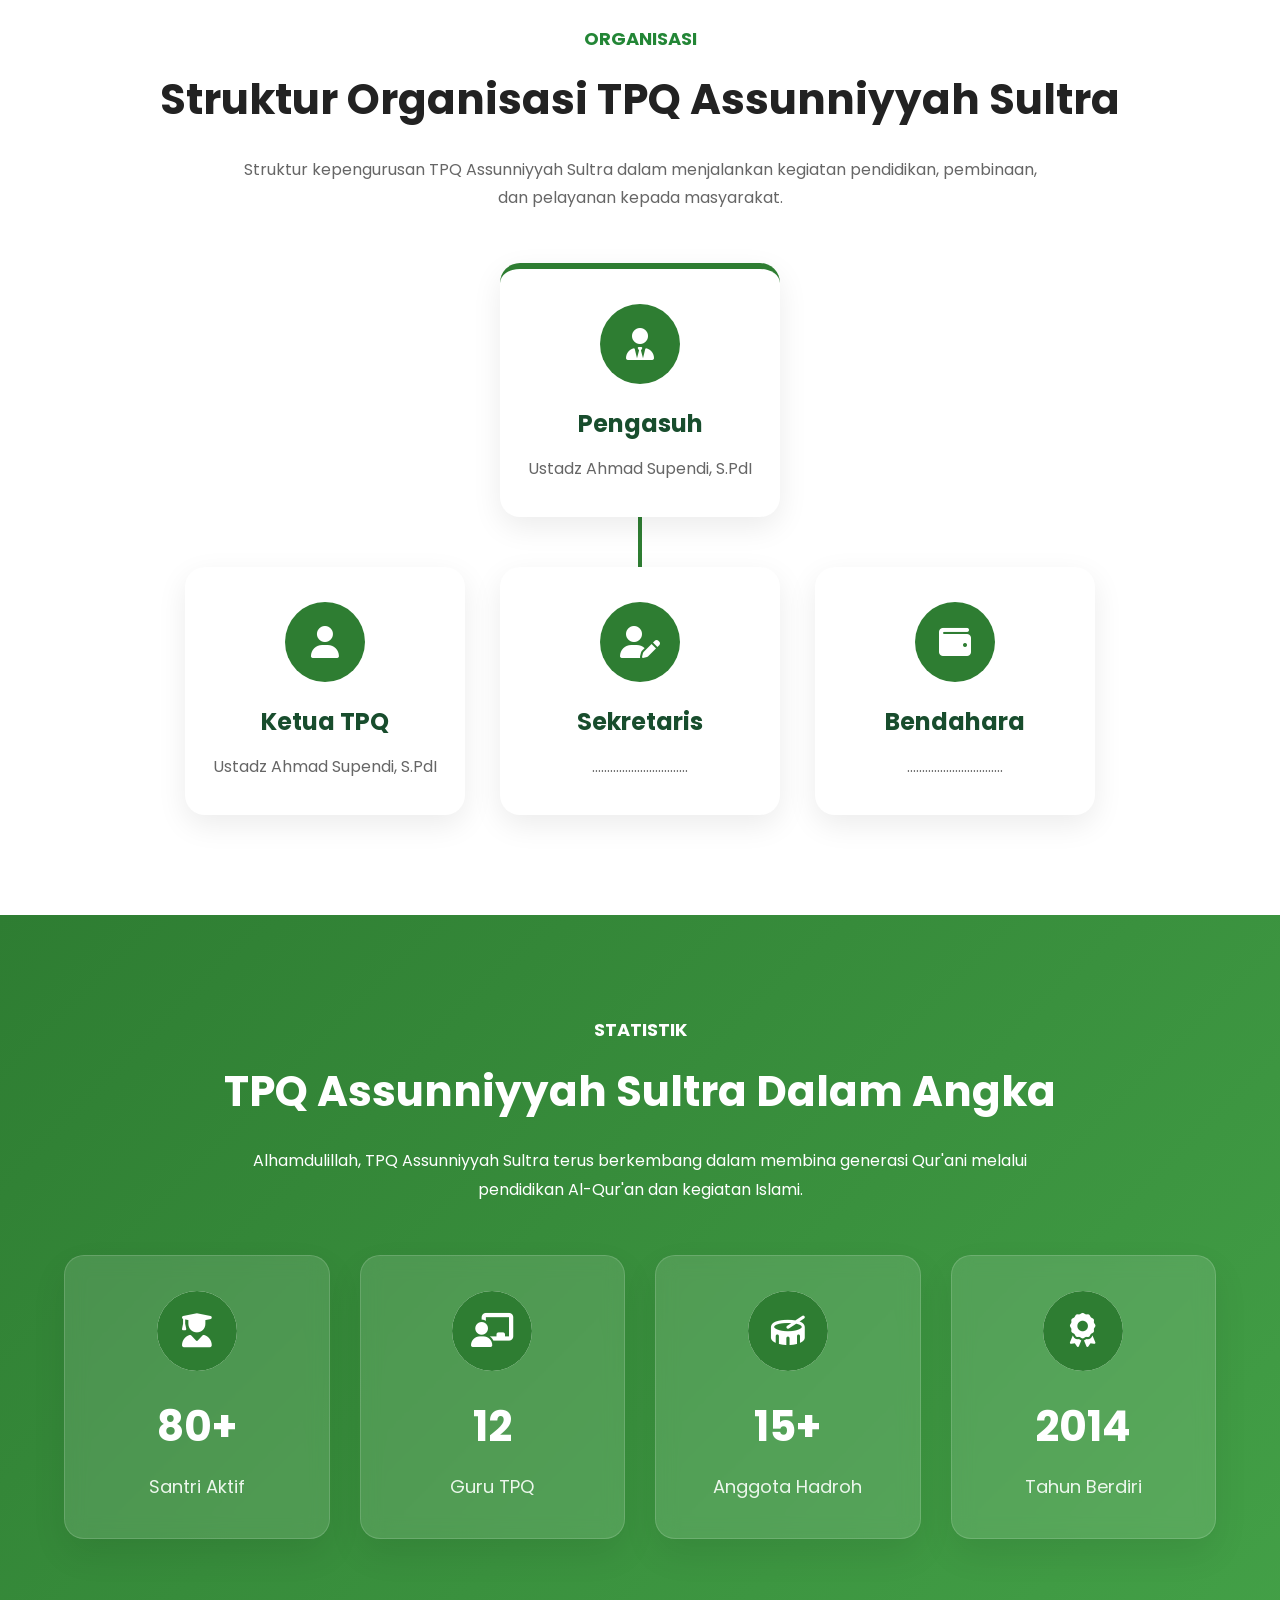
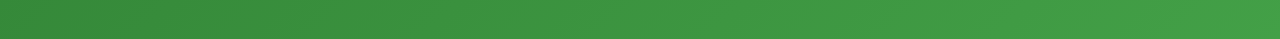
<file: profil.html>
<!doctype html>
<html lang="id">
  <head>
    <meta charset="UTF-8" />

    <meta name="viewport" content="width=device-width, initial-scale=1.0" />

    <title>Profil | Assunniyyah Sultra</title>

    <meta name="description" content="Profil TPQ & Hadroh Assunniyyah Sultra" />

    <link rel="icon" href="images/favicon.ico" />

    <link rel="preconnect" href="https://fonts.googleapis.com" />

    <link rel="preconnect" href="https://fonts.gstatic.com" crossorigin />

    <link
      href="https://fonts.googleapis.com/css2?family=Poppins:wght@300;400;500;600;700;800&display=swap"
      rel="stylesheet"
    />

    <link
      rel="stylesheet"
      href="https://cdnjs.cloudflare.com/ajax/libs/font-awesome/6.7.2/css/all.min.css"
    />

    <link rel="stylesheet" href="css/style.css" />
  </head>

  <body>
    <!-- ========================= -->
    <!-- HEADER -->
    <!-- ========================= -->

    <header id="header">
      <div class="container">
        <a href="index.html" class="logo">
          <img src="images/logo.png" />

          <div>
            <h2>ASSUNNIYYAH</h2>

            <span>SULAWESI TENGGARA</span>
          </div>
        </a>

        <!-- Menu Mobile -->
        <div class="menu-toggle" id="menu-toggle">
          <i class="fa-solid fa-bars"></i>
        </div>

        <nav id="navbar">
          <ul>
            <li><a href="index.html">Beranda</a></li>

            <li><a href="profil.html" class="active">Profil</a></li>

            <li><a href="pengasuh.html">Pengasuh</a></li>

            <li><a href="guru.html">Guru TPQ</a></li>

            <li><a href="hadroh.html">Hadroh</a></li>

            <li><a href="pengurus.html">Pengurus</a></li>

            <li><a href="kegiatan.html">Kegiatan</a></li>

            <li><a href="galeri.html">Galeri</a></li>

            <li><a href="kontak.html">Kontak</a></li>
          </ul>
        </nav>
      </div>
    </header>

    <!-- ========================= -->
    <!-- SEJARAH -->
    <!-- ========================= -->

    <section class="history">
      <div class="container">
        <div class="section-title">
          <h5>Sejarah</h5>

          <h2>Sejarah Berdirinya TPQ Assunniyyah Sultra</h2>

          <p>
            Perjalanan TPQ Assunniyyah Sultra dalam membina generasi Qur'ani
            melalui pendidikan Al-Qur'an dan seni Islami.
          </p>
        </div>

        <div class="history-grid">
          <div class="history-image">
            <img src="images/sejarah.jpg" alt="Sejarah TPQ" />
          </div>

          <div class="history-content">
            <h3>Awal Berdiri</h3>

            <p>
              TPQ & Hadroh Assunniyyah Sultra didirikan sebagai wadah pendidikan
              Al-Qur'an bagi anak-anak dan remaja dengan tujuan mencetak
              generasi Qur'ani yang berakhlakul karimah.
            </p>

            <h3>Perkembangan</h3>

            <p>
              Selain pembelajaran Al-Qur'an, lembaga ini aktif mengembangkan
              seni islami melalui Hadroh, pembinaan karakter, dakwah, dan
              berbagai kegiatan sosial keagamaan.
            </p>

            <h3>Komitmen</h3>

            <p>
              Dengan dukungan masyarakat, ustadz, ustadzah, dan para wali
              santri, TPQ Assunniyyah Sultra terus berkembang menjadi lembaga
              pendidikan Islam yang bermanfaat bagi umat.
            </p>
          </div>
        </div>
      </div>
    </section>

    <!-- ========================= -->
    <!-- VISI -->
    <!-- ========================= -->

    <section class="visi">
      <div class="container">
        <div class="section-title">
          <h5>Visi</h5>

          <h2>Visi TPQ Assunniyyah Sultra</h2>

          <p>
            Menjadi lembaga pendidikan Islam yang mampu melahirkan generasi
            Qur'ani yang beriman, bertaqwa, berakhlakul karimah dan bermanfaat
            bagi umat.
          </p>
        </div>

        <div class="visi-box">
          <i class="fa-solid fa-bullseye visi-icon"></i>

          <blockquote>
            "Mewujudkan Generasi Qur'ani yang Beriman, Bertaqwa, Berakhlakul
            Karimah, Cerdas, Mandiri, serta Cinta Al-Qur'an."
          </blockquote>
        </div>
      </div>
    </section>

    <!-- ========================= -->
    <!-- MISI -->
    <!-- ========================= -->

    <section class="misi">
      <div class="container">
        <div class="section-title">
          <h5>Misi</h5>

          <h2>Misi TPQ Assunniyyah Sultra</h2>

          <p>
            Komitmen kami dalam membina generasi Qur'ani melalui pendidikan,
            pembinaan akhlak, dakwah, serta pengembangan seni Islami.
          </p>
        </div>

        <div class="misi-grid">
          <div class="misi-card">
            <div class="misi-icon">
              <i class="fa-solid fa-book-quran"></i>
            </div>

            <h3>Pendidikan Al-Qur'an</h3>

            <p>
              Menyelenggarakan pendidikan Al-Qur'an yang berkualitas,
              sistematis, dan mudah dipahami oleh seluruh santri.
            </p>
          </div>

          <div class="misi-card">
            <div class="misi-icon">
              <i class="fa-solid fa-mosque"></i>
            </div>

            <h3>Pembinaan Akhlak</h3>

            <p>
              Menanamkan akhlakul karimah, kedisiplinan, dan nilai-nilai Islam
              dalam kehidupan sehari-hari.
            </p>
          </div>

          <div class="misi-card">
            <div class="misi-icon">
              <i class="fa-solid fa-users"></i>
            </div>

            <h3>Ukhuwah Islamiyah</h3>

            <p>
              Mempererat silaturahmi antara santri, guru, wali santri, dan
              masyarakat melalui kegiatan keagamaan.
            </p>
          </div>

          <div class="misi-card">
            <div class="misi-icon">
              <i class="fa-solid fa-drum"></i>
            </div>

            <h3>Seni Islami</h3>

            <p>
              Mengembangkan bakat santri dalam seni hadroh dan sholawat sebagai
              media dakwah Islam.
            </p>
          </div>
        </div>
      </div>
    </section>

    <!-- ========================= -->
    <!-- TUJUAN -->
    <!-- ========================= -->

    <section class="tujuan">
      <div class="container">
        <div class="section-title">
          <h5>Tujuan</h5>

          <h2>Tujuan Pendidikan TPQ Assunniyyah Sultra</h2>

          <p>
            Tujuan pendidikan TPQ Assunniyyah Sultra dalam membentuk generasi
            Qur'ani yang beriman, bertaqwa, berakhlakul karimah, serta memiliki
            kecintaan terhadap Al-Qur'an dan Islam.
          </p>
        </div>

        <div class="tujuan-grid">
          <div class="tujuan-card">
            <i class="fa-solid fa-circle-check"></i>

            <span
              >Mampu membaca Al-Qur'an dengan baik dan benar sesuai kaidah
              tajwid.</span
            >
          </div>

          <div class="tujuan-card">
            <i class="fa-solid fa-circle-check"></i>

            <span
              >Menanamkan akhlakul karimah sejak usia dini dalam kehidupan
              sehari-hari.</span
            >
          </div>

          <div class="tujuan-card">
            <i class="fa-solid fa-circle-check"></i>

            <span>Membiasakan ibadah sesuai tuntunan Rasulullah ﷺ.</span>
          </div>

          <div class="tujuan-card">
            <i class="fa-solid fa-circle-check"></i>

            <span
              >Mengembangkan bakat seni Islami melalui kegiatan Hadroh dan
              Sholawat.</span
            >
          </div>

          <div class="tujuan-card">
            <i class="fa-solid fa-circle-check"></i>

            <span
              >Membentuk generasi yang mencintai masjid, Al-Qur'an dan sunnah
              Rasulullah ﷺ.</span
            >
          </div>

          <div class="tujuan-card">
            <i class="fa-solid fa-circle-check"></i>

            <span
              >Mempersiapkan generasi penerus umat yang cerdas, mandiri, dan
              bertanggung jawab.</span
            >
          </div>
        </div>
      </div>
    </section>

    <!-- ========================= -->
    <!-- PROGRAM -->
    <!-- ========================= -->

    <section class="program">
      <div class="container">
        <div class="section-title">
          <h5>Program</h5>

          <h2>Program Unggulan TPQ Assunniyyah Sultra</h2>

          <p>
            Berbagai program unggulan yang dirancang untuk membentuk generasi
            Qur'ani yang cerdas, berakhlakul karimah, serta mencintai Al-Qur'an
            dan Islam.
          </p>
        </div>

        <div class="program-grid">
          <div class="program-card">
            <div class="program-icon">
              <i class="fa-solid fa-book-quran"></i>
            </div>

            <h3>Tahsin Al-Qur'an</h3>

            <p>
              Memperbaiki bacaan Al-Qur'an sesuai kaidah ilmu tajwid secara
              bertahap.
            </p>
          </div>

          <div class="program-card">
            <div class="program-icon">
              <i class="fa-solid fa-book-open"></i>
            </div>

            <h3>Tahfidz Al-Qur'an</h3>

            <p>
              Membimbing santri menghafal surat-surat Al-Qur'an secara rutin.
            </p>
          </div>

          <div class="program-card">
            <div class="program-icon">
              <i class="fa-solid fa-hands-praying"></i>
            </div>

            <h3>Doa Harian</h3>

            <p>
              Membiasakan doa-doa harian dalam setiap aktivitas kehidupan
              santri.
            </p>
          </div>

          <div class="program-card">
            <div class="program-icon">
              <i class="fa-solid fa-mosque"></i>
            </div>

            <h3>Fiqih Dasar</h3>

            <p>Mengenalkan tata cara ibadah sesuai tuntunan Rasulullah ﷺ.</p>
          </div>

          <div class="program-card">
            <div class="program-icon">
              <i class="fa-solid fa-drum"></i>
            </div>

            <h3>Hadroh</h3>

            <p>Mengembangkan bakat seni Islami melalui sholawat dan rebana.</p>
          </div>

          <div class="program-card">
            <div class="program-icon">
              <i class="fa-solid fa-users"></i>
            </div>

            <h3>Pendidikan Akhlak</h3>

            <p>
              Menanamkan akhlakul karimah dalam kehidupan sehari-hari santri.
            </p>
          </div>

          <div class="program-card">
            <div class="program-icon">
              <i class="fa-solid fa-users"></i>
            </div>

            <h3>Tambahi seni Tilawatil Qur'an</h3>

            <p>
              Menanamkan akhlakul karimah dalam kehidupan sehari-hari santri.
            </p>
          </div>
        </div>
      </div>
    </section>
    <!-- ========================= -->
    <!-- FASILITAS -->
    <!-- ========================= -->

    <section class="fasilitas">
      <div class="container">
        <div class="section-title">
          <h5>Fasilitas</h5>

          <h2>TPQ Assunniyyah Sultra</h2>

          <p>
            Berbagai fasilitas yang menunjang proses belajar mengajar serta
            kegiatan keagamaan di TPQ Assunniyyah Sultra.
          </p>
        </div>

        <div class="fasilitas-grid">
          <div class="fasilitas-card">
            <div class="fasilitas-icon">
              <i class="fa-solid fa-school"></i>
            </div>

            <h3>Ruang Belajar</h3>

            <p>
              Ruang belajar yang nyaman dan kondusif untuk kegiatan mengaji.
            </p>
          </div>

          <div class="fasilitas-card">
            <div class="fasilitas-icon">
              <i class="fa-solid fa-volume-high"></i>
            </div>

            <h3>Sound System</h3>

            <p>Mendukung kegiatan pembelajaran, kajian, dan acara keagamaan.</p>
          </div>

          <div class="fasilitas-card">
            <div class="fasilitas-icon">
              <i class="fa-solid fa-drum"></i>
            </div>

            <h3>Peralatan Hadroh</h3>

            <p>Peralatan hadroh lengkap untuk latihan dan penampilan.</p>
          </div>

          <div class="fasilitas-card">
            <div class="fasilitas-icon">
              <i class="fa-solid fa-fan"></i>
            </div>

            <h3>Kipas Angin</h3>

            <p>Menjaga kenyamanan santri selama proses belajar berlangsung.</p>
          </div>
        </div>
      </div>
    </section>

    <!-- ========================= -->
    <!-- STRUKTUR ORGANISASI -->
    <!-- ========================= -->

    <section class="struktur">
      <div class="container">
        <div class="section-title">
          <h5>Organisasi</h5>

          <h2>Struktur Organisasi TPQ Assunniyyah Sultra</h2>

          <p>
            Struktur kepengurusan TPQ Assunniyyah Sultra dalam menjalankan
            kegiatan pendidikan, pembinaan, dan pelayanan kepada masyarakat.
          </p>
        </div>

        <!-- Pengasuh -->

        <div class="struktur-top">
          <div class="struktur-card utama">
            <i class="fa-solid fa-user-tie"></i>

            <h3>Pengasuh</h3>

            <p>Ustadz Ahmad Supendi, S.PdI</p>
          </div>
        </div>

        <div class="struktur-line"></div>

        <!-- Pengurus -->

        <div class="struktur-grid">
          <div class="struktur-card">
            <i class="fa-solid fa-user"></i>

            <h3>Ketua TPQ</h3>

            <p>Ustadz Ahmad Supendi, S.PdI</p>
          </div>

          <div class="struktur-card">
            <i class="fa-solid fa-user-pen"></i>

            <h3>Sekretaris</h3>

            <p>................................</p>
          </div>

          <div class="struktur-card">
            <i class="fa-solid fa-wallet"></i>

            <h3>Bendahara</h3>

            <p>................................</p>
          </div>
        </div>
      </div>
    </section>

    <!-- ========================= -->
    <!-- STATISTIK -->
    <!-- ========================= -->

    <section class="counter">
      <div class="container">
        <div class="section-title">
          <h5>Statistik</h5>

          <h2>TPQ Assunniyyah Sultra Dalam Angka</h2>

          <p>
            Alhamdulillah, TPQ Assunniyyah Sultra terus berkembang dalam membina
            generasi Qur'ani melalui pendidikan Al-Qur'an dan kegiatan Islami.
          </p>
        </div>

        <div class="counter-grid">
          <div class="counter-box">
            <div class="counter-icon">
              <i class="fa-solid fa-user-graduate"></i>
            </div>

            <h2>80+</h2>

            <p>Santri Aktif</p>
          </div>

          <div class="counter-box">
            <div class="counter-icon">
              <i class="fa-solid fa-chalkboard-user"></i>
            </div>

            <h2>12</h2>

            <p>Guru TPQ</p>
          </div>

          <div class="counter-box">
            <div class="counter-icon">
              <i class="fa-solid fa-drum"></i>
            </div>

            <h2>15+</h2>

            <p>Anggota Hadroh</p>
          </div>

          <div class="counter-box">
            <div class="counter-icon">
              <i class="fa-solid fa-award"></i>
            </div>

            <h2>2014</h2>

            <p>Tahun Berdiri</p>
          </div>
        </div>
      </div>
    </section>

    <script src="js/script.js"></script>
  </body>
</html>
</file>
<file: css/style.css>
/* =====================================
   ASSUNNIYYAH SULTRA WEBSITE
   MAIN STYLE CSS
===================================== */

* {
  margin: 0;
  padding: 0;
  box-sizing: border-box;
}

html,
body {
  overflow-x: hidden;
}

/* RESET */

* {
  margin: 0;

  padding: 0;

  box-sizing: border-box;

  font-family: "Poppins", sans-serif;
}

html {
  scroll-behavior: smooth;
}

body {
  background: #ffffff;

  color: #333;

  line-height: 1.7;
}

img {
  max-width: 100%;

  display: block;
}

a {
  text-decoration: none;

  color: inherit;
}

ul {
  list-style: none;
}

.container {
  width: 90%;

  max-width: 1200px;

  margin: auto;
}

/* =====================================
   WARNA UTAMA
===================================== */

:root {
  --hijau: #8bcf8b;

  --hijau-tua: #238636;

  --hijau-muda: #eaffea;

  --putih: #ffffff;

  --abu: #f5f5f5;

  --text: #333;
}

/* =====================================
   HEADER
===================================== */

#header {
  position: sticky;

  top: 0;

  z-index: 999;

  background: white;

  box-shadow: 0 3px 15px rgba(0, 0, 0, 0.08);
}

#header .container {
  display: flex;

  justify-content: space-between;

  align-items: center;

  height: 85px;
}

.logo {
  display: flex;

  align-items: center;

  gap: 12px;
}

.logo img {
  width: 60px;

  height: 60px;

  object-fit: contain;
}

.logo h2 {
  font-size: 22px;

  color: var(--hijau-tua);

  font-weight: 800;
}

.logo span {
  font-size: 12px;

  color: #777;

  letter-spacing: 2px;
}

/* NAVBAR */

nav ul {
  display: flex;

  gap: 25px;
}

nav ul li a {
  font-weight: 500;

  transition: 0.3s;

  padding: 8px 0;
}

nav ul li a:hover,
nav ul li a.active {
  color: var(--hijau-tua);
}

/* =====================================
   BUTTON
===================================== */

.btn {
  display: inline-block;

  padding: 12px 28px;

  background: var(--hijau-tua);

  color: white;

  border-radius: 30px;

  transition: 0.3s;
}

.btn:hover {
  background: #176b2b;

  transform: translateY(-3px);
}

/* =====================================
   SECTION TITLE
===================================== */

.section-title {
  text-align: center;

  margin-bottom: 45px;
}

.section-title h5 {
  color: var(--hijau-tua);

  font-size: 18px;

  text-transform: uppercase;
}

.section-title h2 {
  font-size: 34px;

  margin: 10px 0;

  color: #222;
}

.section-title p {
  color: #666;

  max-width: 700px;

  margin: auto;
}

/* =====================================
   CARD GLOBAL
===================================== */

.card,
.program-card,
.kontak-card,
.sholat-card,
.calendar-card,
.anggota-card,
.pengurus-card {
  background: white;

  border-radius: 18px;

  box-shadow: 0 10px 30px rgba(0, 0, 0, 0.08);

  overflow: hidden;

  transition: 0.3s;
}

.card:hover,
.program-card:hover,
.kontak-card:hover,
.sholat-card:hover,
.calendar-card:hover,
.anggota-card:hover {
  transform: translateY(-8px);
}

/* =====================================
   INDEX BERANDA CSS
===================================== */

/* =====================================
   HERO SECTION
===================================== */

.hero {
  height: 70vh; /* sebelumnya 100vh */
  min-height: 550px;

  display: flex;
  justify-content: center;
  align-items: center;
  text-align: center;

  background:
    linear-gradient(rgba(34, 139, 34, 0.55), rgba(102, 187, 106, 0.45)),
    url("../images/hero.jpg");

  background-size: cover;
  background-position: center;

  color: #fff;
}

.hero-content h1 {
  font-size: 55px;
  line-height: 1.2;
  text-shadow: 0 4px 12px rgba(0, 0, 0, 0.35);
}

.hero-content h1 span {
  display: block;
}

.hero-content p {
  font-size: 20px;
  text-shadow: 0 2px 8px rgba(0, 0, 0, 0.3);
}

/* =====================================
   DASHBOARD
===================================== */

.dashboard {
  padding: 70px 0;
  background: #f6f9f6;
}

.info-bar {
  background: #fff;
  border-radius: 18px;
  padding: 30px;
  display: grid;
  grid-template-columns: repeat(3, 1fr);
  gap: 25px;
  box-shadow: 0 10px 25px rgba(0, 0, 0, 0.08);
  margin-bottom: 30px;
}

.info-item {
  text-align: center;
}

.info-item i {
  font-size: 32px;
  color: #2e7d32;
  margin-bottom: 10px;
}

.info-item h4 {
  margin: 8px 0;
  color: #666;
}

.info-item h2 {
  font-size: 30px;
  color: #222;
}

.prayer-card {
  background: #fff;
  border-radius: 18px;
  padding: 30px;
  box-shadow: 0 10px 25px rgba(0, 0, 0, 0.08);
}

.prayer-card h3 {
  text-align: center;
  margin-bottom: 25px;
  color: #2e7d32;
}

.prayer-grid {
  display: grid;
  grid-template-columns: repeat(5, 1fr);
  gap: 20px;
  text-align: center;
}

.prayer-grid span {
  display: block;
  color: #666;
  margin-bottom: 8px;
}

.prayer-grid strong {
  font-size: 24px;
}

/* =====================================
   TENTANG KAMI
===================================== */

.about {
  padding: 80px 0;
}

.about .container {
  max-width: 1100px;
  margin: auto;
}

.section-title {
  text-align: center;
  margin-bottom: 50px;
}

.section-title h5 {
  color: var(--hijau-tua);
  font-size: 18px;
  margin-bottom: 10px;
}

.section-title h2 {
  font-size: 42px;
  margin-bottom: 20px;
}

.section-title p {
  max-width: 800px;
  margin: auto;
  line-height: 1.8;
  color: #666;
}

/* Gambar */

.about-image {
  display: flex;
  justify-content: center;
  margin: 40px 0;
}

.about-image img {
  width: 100%;
  max-width: 900px;
  height: 450px;
  object-fit: cover;
  border-radius: 20px;
  box-shadow: 0 10px 30px rgba(0, 0, 0, 0.15);
}

/* Isi */

.about-content {
  max-width: 900px;
  margin: 0 auto;
}

.item {
  display: flex;
  align-items: flex-start;
  gap: 20px;
  margin-bottom: 30px;
}

.item {
  display: flex;
  align-items: flex-start;
  gap: 20px;
  margin-bottom: 35px;
}

/* =====================================
   SAMBUTAN PENGASUH
===================================== */

.pengasuh-home {
  padding: 100px 0;
  background: #f8faf8;
}

.pengasuh-grid {
  display: grid;
  grid-template-columns: 380px 1fr;
  gap: 60px;
  align-items: center;
}

.foto {
  text-align: center;
}

.foto img {
  width: 100%;
  max-width: 340px;
  border-radius: 20px;
  object-fit: cover;
  box-shadow: 0 15px 35px rgba(0, 0, 0, 0.15);
  transition: 0.4s;
}

.foto img:hover {
  transform: scale(1.03);
}

.isi h5 {
  color: var(--hijau-tua);
  font-size: 18px;
  margin-bottom: 10px;
  text-transform: uppercase;
  letter-spacing: 2px;
}

.isi h2 {
  font-size: 42px;
  margin-bottom: 10px;
  color: #222;
}

.jabatan {
  display: block;
  color: #2e7d32;
  font-weight: 600;
  margin-bottom: 25px;
}

.isi p {
  color: #555;
  line-height: 1.9;
  margin-bottom: 35px;
  text-align: justify;
}

.btn {
  display: inline-block;
  padding: 15px 35px;
  background: #2e7d32;
  color: #fff;
  text-decoration: none;
  border-radius: 40px;
  transition: 0.3s;
}

.btn:hover {
  background: #1b5e20;
}

/* =====================================
   STATISTIK
===================================== */

.counter {
  padding: 100px 0;
  background: linear-gradient(135deg, #f7fff8, #eef8ef);
}

.counter-grid {
  margin-top: 60px;
  display: grid;
  grid-template-columns: repeat(4, 1fr);
  gap: 30px;
}

.counter-box {
  background: #fff;
  border-radius: 20px;
  padding: 40px 25px;

  text-align: center;

  box-shadow: 0 15px 35px rgba(0, 0, 0, 0.08);

  transition: 0.35s;
}

.counter-box:hover {
  transform: translateY(-10px);

  box-shadow: 0 20px 45px rgba(0, 0, 0, 0.15);
}

.counter-box i {
  width: 80px;
  height: 80px;

  margin: auto;

  border-radius: 50%;

  background: #2e7d32;
  color: #fff;

  display: flex;
  justify-content: center;
  align-items: center;

  font-size: 34px;

  margin-bottom: 20px;
}

.counter-box h2 {
  font-size: 42px;
  color: #2e7d32;
  margin-bottom: 10px;
}

.counter-box p {
  color: #666;
  font-size: 18px;
}

/* =====================================
   GURU HOME
===================================== */

.guru-home {
  padding: 100px 0;
  background: #f8faf8;
}

.guru-grid {
  display: grid;
  grid-template-columns: repeat(4, 1fr);
  gap: 30px;
  margin-top: 50px;
}

.guru-card {
  background: #fff;
  border-radius: 20px;
  overflow: hidden;
  text-align: center;
  position: relative;

  box-shadow: 0 10px 30px rgba(0, 0, 0, 0.08);

  transition: 0.35s;
}

.guru-card:hover {
  transform: translateY(-10px);

  box-shadow: 0 20px 40px rgba(0, 0, 0, 0.15);
}

.guru-card img {
  width: 100%;
  height: 320px;
  object-fit: cover;
  display: block;
  transition: 0.4s;
}

.guru-card:hover img {
  transform: scale(1.08);
}

.guru-card::before {
  content: "";

  position: absolute;

  top: 0;
  left: 0;

  width: 100%;
  height: 6px;

  background: #2e7d32;
}

.guru-card h3 {
  margin-top: 20px;
  font-size: 24px;
  color: #222;
}

.guru-card span {
  display: block;
  color: #2e7d32;
  font-weight: 600;
  margin: 10px 0 25px;
}

.center {
  text-align: center;
  margin-top: 50px;
}

/* =====================================
   HADROH
===================================== */

.hadroh-home {
  padding: 100px 0;
  background: #f8faf8;
}

.hadroh-content {
  max-width: 900px;
  margin: auto;
  text-align: center;
}

.hadroh-content h5 {
  color: #2e7d32;
  font-size: 18px;
  text-transform: uppercase;
  letter-spacing: 2px;
  margin-bottom: 10px;
}

.hadroh-content h2 {
  font-size: 42px;
  margin-bottom: 35px;
}

.hadroh-image {
  margin-bottom: 35px;
}

.hadroh-image img {
  width: 100%;
  max-width: 850px;
  height: 450px;
  object-fit: cover;
  border-radius: 20px;
  box-shadow: 0 15px 35px rgba(0, 0, 0, 0.12);
}

.hadroh-content p {
  max-width: 800px;
  margin: 0 auto 30px;
  line-height: 1.9;
  color: #666;
}

.hadroh-content ul {
  list-style: none;
  padding: 0;
  margin: 0 auto 35px;
  max-width: 350px;
  text-align: left;
}

.hadroh-content li {
  margin-bottom: 15px;
  display: flex;
  align-items: center;
  gap: 10px;
}

.hadroh-content li i {
  color: #2e7d32;
}

.hadroh-content .btn {
  display: inline-block;
}

/* =====================================
   JADWAL HADROH
===================================== */

.jadwal-home {
  padding: 100px 0;
  background: #f8faf8;
}

.jadwal-grid {
  display: grid;
  grid-template-columns: repeat(2, 1fr);
  gap: 30px;
  margin-top: 50px;
}

.jadwal-card {
  background: #fff;
  padding: 35px;

  border-radius: 20px;

  text-align: center;

  box-shadow: 0 10px 30px rgba(0, 0, 0, 0.08);

  transition: 0.3s;
}

.jadwal-card:hover {
  transform: translateY(-8px);

  box-shadow: 0 18px 35px rgba(0, 0, 0, 0.12);
}

.jadwal-card > i {
  width: 70px;
  height: 70px;

  margin: auto;

  border-radius: 50%;

  background: #2e7d32;
  color: #fff;

  display: flex;
  align-items: center;
  justify-content: center;

  font-size: 28px;

  margin-bottom: 20px;
}

.jadwal-card h3 {
  font-size: 28px;
  margin-bottom: 20px;
}

.jadwal-card p {
  margin: 12px 0;
  color: #555;
  display: flex;
  justify-content: center;
  align-items: center;
  gap: 10px;
}

.jadwal-card p i {
  color: #2e7d32;
}

/* =====================================
   KEGIATAN
===================================== */

.kegiatan-home {
  padding: 100px 0;
  background: #fff;
}

.kegiatan-grid {
  display: grid;
  grid-template-columns: repeat(3, 1fr);
  gap: 30px;
  margin-top: 50px;
}

.kegiatan-card {
  background: #fff;

  border-radius: 20px;

  overflow: hidden;

  box-shadow: 0 10px 30px rgba(0, 0, 0, 0.08);

  transition: 0.35s;
}

.kegiatan-card:hover {
  transform: translateY(-10px);

  box-shadow: 0 18px 40px rgba(0, 0, 0, 0.15);
}

.kegiatan-card img {
  width: 100%;
  height: 240px;
  object-fit: cover;

  transition: 0.4s;
}

.kegiatan-card:hover img {
  transform: scale(1.05);
}

.content {
  padding: 25px;
}

.tanggal {
  display: inline-block;

  color: #2e7d32;

  font-size: 14px;

  margin-bottom: 12px;
}

.content h3 {
  margin-bottom: 12px;

  font-size: 24px;
}

.content p {
  color: #666;

  line-height: 1.8;

  margin-bottom: 20px;
}

.btn-small {
  display: inline-block;

  padding: 10px 22px;

  border-radius: 30px;

  background: #2e7d32;

  color: #fff;

  text-decoration: none;

  transition: 0.3s;
}

.btn-small:hover {
  background: #1b5e20;
}

/* =====================================
   MAPS
===================================== */

.maps {
  padding: 100px 0;

  background: #f8faf8;
}

.maps-grid {
  display: grid;

  grid-template-columns: 2fr 1fr;

  gap: 40px;

  margin-top: 50px;

  align-items: stretch;
}

.maps-box {
  overflow: hidden;

  border-radius: 20px;

  box-shadow: 0 15px 35px rgba(0, 0, 0, 0.08);
}

.maps-box iframe {
  width: 100%;

  height: 100%;

  min-height: 450px;

  border: none;
}

.maps-info {
  background: #fff;

  border-radius: 20px;

  padding: 40px;

  box-shadow: 0 15px 35px rgba(0, 0, 0, 0.08);

  display: flex;

  flex-direction: column;

  justify-content: center;

  align-items: center;

  text-align: center;
}

.maps-icon {
  font-size: 80px;

  color: #2e7d32;

  margin-bottom: 25px;
}

.maps-info h3 {
  font-size: 32px;

  margin-bottom: 15px;

  color: #222;
}

.maps-info p {
  color: #666;

  line-height: 1.8;

  margin-bottom: 30px;
}

.maps-info .btn {
  min-width: 230px;

  text-align: center;
}

.maps-info .btn i {
  margin-right: 8px;
}

/*=====================================
      MEDIA SOSIAL HOME
======================================*/

.social-media-home {
  padding: 100px 0;

  background: #f8faf8;
}

.social-media-grid {
  display: grid;

  grid-template-columns: repeat(4, 1fr);

  gap: 25px;

  margin-top: 50px;
}

.social-media-card {
  background: #fff;

  padding: 40px 25px;

  border-radius: 20px;

  text-align: center;

  text-decoration: none;

  color: #222;

  box-shadow: 0 10px 25px rgba(0, 0, 0, 0.08);

  transition: 0.3s;
}

.social-media-card:hover {
  transform: translateY(-8px);

  box-shadow: 0 15px 35px rgba(0, 0, 0, 0.15);
}

.social-media-card i {
  font-size: 55px;

  color: #2e7d32;

  margin-bottom: 20px;
}

.social-media-card h3 {
  font-size: 20px;

  font-weight: 600;
}

/* =====================================
   FOOTER
===================================== */

footer {
  background: #184d2d;
  color: #fff;
  padding: 70px 0 0;
}

.footer-grid {
  display: flex;
  justify-content: space-between;
  align-items: flex-start;
}

.footer-about {
  margin-left: -100px;
}

.footer-contact {
  position: relative;

  right: -600px;
}

.footer-logo {
  width: 150px;
  margin-bottom: 10px;
}

.footer-about p {
  color: #dce8df;
  line-height: 1.8;
  max-width: 650px;
}

.footer-contact h3 {
  margin-bottom: 25px;
  font-size: 26px;
}

.footer-contact i {
  color: #7ee081;
  width: 20px;
}

.copyright {
  margin-top: 50px;
  padding: 20px;
  background: #123a22;
  text-align: center;
  color: #dce8df;
}

/* =====================================
   PROFIL CSS
===================================== */

/* =====================================
   SEJARAH
===================================== */

.history {
  padding: 90px 0;

  background: #f8faf8;
}

.history-grid {
  display: grid;

  grid-template-columns: 1fr 1fr;

  gap: 60px;

  align-items: center;

  margin-top: 60px;

  background: #fff;

  padding: 50px;

  border-radius: 25px;

  box-shadow: 0 10px 30px rgba(0, 0, 0, 0.08);
}

.history-image {
  text-align: center;
}

.history-image img {
  width: 100%;

  max-width: 500px;

  border-radius: 20px;

  box-shadow: 0 10px 30px rgba(0, 0, 0, 0.15);
}

.history-content h3 {
  color: var(--hijau);

  font-size: 24px;

  margin-bottom: 12px;

  margin-top: 20px;
}

.history-content p {
  line-height: 1.9;

  color: #555;

  margin-bottom: 20px;
}

/* =====================================
   VISI
===================================== */

.visi {
  padding: 90px 0;

  background: #f8faf8;
}

.visi-box {
  max-width: 900px;

  margin: 50px auto 0;

  background: #fff;

  padding: 60px 50px;

  border-radius: 25px;

  text-align: center;

  box-shadow: 0 10px 30px rgba(0, 0, 0, 0.08);

  position: relative;
}

.visi-icon {
  width: 90px;
  height: 90px;

  background: #2e7d32;

  color: #fff;

  border-radius: 50%;

  display: flex;

  justify-content: center;

  align-items: center;

  font-size: 36px;

  margin: 0 auto 30px;
}

.visi-box blockquote {
  font-size: 28px;

  font-weight: 600;

  color: #184d2d;

  line-height: 1.8;

  font-style: italic;

  margin: 0;
}

/* =====================================
   MISI
===================================== */

.misi {
  padding: 90px 0;

  background: #ffffff;
}

.misi-grid {
  display: grid;

  grid-template-columns: repeat(2, 1fr);

  gap: 30px;

  margin-top: 50px;
}

.misi-card {
  background: #fff;

  border-radius: 20px;

  padding: 40px 30px;

  text-align: center;

  box-shadow: 0 10px 30px rgba(0, 0, 0, 0.08);

  transition: 0.3s;

  border-top: 5px solid #2e7d32;
}

.misi-card:hover {
  transform: translateY(-8px);

  box-shadow: 0 20px 40px rgba(0, 0, 0, 0.12);
}

.misi-icon {
  width: 80px;

  height: 80px;

  margin: 0 auto 25px;

  border-radius: 50%;

  background: #2e7d32;

  color: #fff;

  display: flex;

  justify-content: center;

  align-items: center;

  font-size: 32px;
}

.misi-card h3 {
  font-size: 24px;

  color: #184d2d;

  margin-bottom: 15px;
}

.misi-card p {
  color: #666;

  line-height: 1.8;
}

/* =====================================
   TUJUAN
===================================== */

.tujuan {
  padding: 90px 0;

  background: #f8faf8;
}

.tujuan-grid {
  display: grid;

  grid-template-columns: repeat(2, 1fr);

  gap: 25px;

  margin-top: 50px;
}

.tujuan-card {
  display: flex;

  align-items: flex-start;

  gap: 18px;

  background: #fff;

  padding: 25px 30px;

  border-radius: 18px;

  box-shadow: 0 10px 25px rgba(0, 0, 0, 0.08);

  transition: 0.3s;
}

.tujuan-card:hover {
  transform: translateY(-6px);

  box-shadow: 0 18px 35px rgba(0, 0, 0, 0.12);
}

.tujuan-card i {
  font-size: 28px;

  color: #2e7d32;

  margin-top: 3px;

  flex-shrink: 0;
}

.tujuan-card span {
  color: #555;

  line-height: 1.8;

  font-size: 17px;
}

/* =====================================
   PROGRAM
===================================== */

.program {
  padding: 100px 0;

  background: #fff;
}

.program-grid {
  display: grid;

  grid-template-columns: repeat(3, 1fr);

  gap: 30px;

  margin-top: 50px;
}

.program-card {
  background: #fff;

  border-radius: 20px;

  padding: 40px 30px;

  text-align: center;

  box-shadow: 0 10px 30px rgba(0, 0, 0, 0.08);

  transition: 0.35s;

  border-bottom: 5px solid transparent;
}

.program-card:hover {
  transform: translateY(-10px);

  border-bottom: 5px solid #2e7d32;

  box-shadow: 0 18px 40px rgba(0, 0, 0, 0.12);
}

.program-icon {
  width: 90px;

  height: 90px;

  margin: 0 auto 25px;

  border-radius: 50%;

  background: #2e7d32;

  color: #fff;

  display: flex;

  justify-content: center;

  align-items: center;

  font-size: 35px;
}

.program-card h3 {
  margin-bottom: 15px;

  font-size: 24px;

  color: #184d2d;
}

.program-card p {
  color: #666;

  line-height: 1.8;
}

/* =====================================
   FASILITAS
===================================== */

.fasilitas {
  padding: 100px 0;

  background: #f8faf8;
}

.fasilitas-grid {
  display: grid;

  grid-template-columns: repeat(3, 1fr);

  gap: 30px;

  margin-top: 50px;
}

.fasilitas-card {
  background: #fff;

  padding: 35px 30px;

  border-radius: 20px;

  text-align: center;

  box-shadow: 0 10px 30px rgba(0, 0, 0, 0.08);

  transition: 0.35s;
}

.fasilitas-card:hover {
  transform: translateY(-8px);

  box-shadow: 0 18px 40px rgba(0, 0, 0, 0.12);
}

.fasilitas-icon {
  width: 80px;

  height: 80px;

  margin: 0 auto 25px;

  border-radius: 50%;

  background: #2e7d32;

  color: #fff;

  display: flex;

  justify-content: center;

  align-items: center;

  font-size: 32px;
}

.fasilitas-card h3 {
  font-size: 24px;

  color: #184d2d;

  margin-bottom: 15px;
}

.fasilitas-card p {
  color: #666;

  line-height: 1.8;
}

/* =====================================
   STRUKTUR ORGANISASI
===================================== */

.struktur {
  padding: 100px 0;

  background: #ffffff;
}

.struktur-top {
  display: flex;

  justify-content: center;

  margin-top: 50px;
}

.struktur-line {
  width: 4px;

  height: 50px;

  background: #2e7d32;

  margin: 0 auto;
}

.struktur-grid {
  display: flex;

  justify-content: center;

  gap: 35px;

  flex-wrap: wrap;
}

.struktur-card {
  width: 280px;

  background: #fff;

  padding: 35px 25px;

  text-align: center;

  border-radius: 20px;

  box-shadow: 0 10px 30px rgba(0, 0, 0, 0.08);

  transition: 0.3s;
}

.struktur-card:hover {
  transform: translateY(-8px);

  box-shadow: 0 18px 40px rgba(0, 0, 0, 0.12);
}

.struktur-card i {
  width: 80px;

  height: 80px;

  background: #2e7d32;

  color: #fff;

  border-radius: 50%;

  display: flex;

  justify-content: center;

  align-items: center;

  font-size: 32px;

  margin: 0 auto 20px;
}

.struktur-card h3 {
  color: #184d2d;

  margin-bottom: 10px;

  font-size: 24px;
}

.struktur-card p {
  color: #666;

  line-height: 1.7;
}

.utama {
  border-top: 6px solid #2e7d32;
}

/* =====================================
   STATISTIK
===================================== */

.counter {
  padding: 100px 0;

  background: linear-gradient(135deg, #2e7d32, #43a047);
}

.counter .section-title h5,
.counter .section-title h2,
.counter .section-title p {
  color: #fff;
}

.counter-grid {
  display: grid;

  grid-template-columns: repeat(4, 1fr);

  gap: 30px;

  margin-top: 50px;
}

.counter-box {
  background: rgba(255, 255, 255, 0.12);

  backdrop-filter: blur(10px);

  border: 1px solid rgba(255, 255, 255, 0.15);

  border-radius: 20px;

  padding: 35px 25px;

  text-align: center;

  transition: 0.3s;
}

.counter-box:hover {
  transform: translateY(-8px);

  background: rgba(255, 255, 255, 0.2);
}

.counter-icon {
  width: 80px;

  height: 80px;

  border-radius: 50%;

  background: #fff;

  color: #2e7d32;

  display: flex;

  justify-content: center;

  align-items: center;

  font-size: 34px;

  margin: 0 auto 20px;
}

.counter-box h2 {
  font-size: 42px;

  color: #fff;

  margin-bottom: 10px;

  font-weight: 700;
}

.counter-box p {
  color: #ecf7ec;

  font-size: 18px;
}

/* =====================================
   PENGASUH CSS
===================================== */

/* =====================================
   PROFIL PENGASUH
===================================== */

.pengasuh-profile {
  padding: 100px 0;

  background: #f8faf8;
}

.pengasuh-grid {
  display: grid;

  grid-template-columns: 420px 1fr;

  gap: 60px;

  align-items: center;

  margin-top: 60px;
}

.foto {
  text-align: center;
}

.foto img {
  width: 100%;

  border-radius: 25px;

  box-shadow: 0 15px 35px rgba(0, 0, 0, 0.15);
}

.isi .jabatan {
  display: inline-block;

  background: #e8f5e9;

  color: #2e7d32;

  padding: 8px 18px;

  border-radius: 30px;

  font-size: 14px;

  font-weight: 600;

  margin-bottom: 20px;
}

.isi h2 {
  font-size: 38px;

  color: #184d2d;

  margin-bottom: 20px;
}

.quote {
  background: #fff;

  padding: 25px;

  border-left: 5px solid #2e7d32;

  border-radius: 15px;

  margin-bottom: 25px;

  color: #555;

  font-style: italic;

  line-height: 1.8;
}

.quote i {
  color: #2e7d32;

  margin-right: 8px;
}

.isi p {
  color: #555;

  line-height: 1.9;
}

.profil-section {
  padding: 80px 0;
}

.profil-grid {
  display: grid;

  grid-template-columns: 1fr 1fr;

  gap: 50px;

  align-items: center;
}

.profil-image img {
  border-radius: 20px;

  box-shadow: 0 10px 30px rgba(0, 0, 0, 0.15);
}

.profil-text h2 {
  font-size: 35px;

  color: var(--hijau-tua);
}

.profil-text p {
  margin: 15px 0;

  color: #555;
}

/* =====================================
   GALERI
===================================== */

.gallery {
  padding: 100px 0;

  background: #f8faf8;
}

.gallery-grid {
  display: grid;

  grid-template-columns: repeat(3, 1fr);

  gap: 25px;

  margin-top: 50px;
}

.gallery-item {
  position: relative;

  overflow: hidden;

  border-radius: 20px;

  box-shadow: 0 10px 30px rgba(0, 0, 0, 0.12);

  cursor: pointer;
}

.gallery-item img {
  width: 100%;

  height: 280px;

  object-fit: cover;

  display: block;

  transition: 0.5s;
}

.gallery-overlay {
  position: absolute;

  left: 0;

  right: 0;

  bottom: 0;

  background: linear-gradient(transparent, rgba(0, 0, 0, 0.8));

  color: #fff;

  padding: 40px 25px 20px;

  transform: translateY(100%);

  transition: 0.4s;
}

.gallery-overlay h3 {
  font-size: 22px;
}

.gallery-item:hover img {
  transform: scale(1.1);
}

.gallery-item:hover .gallery-overlay {
  transform: translateY(0);
}

/* =====================================
   GURU CSS
===================================== */

/* =====================================
   STATISTIK GURU
===================================== */

.guru-stat {
  padding: 100px 0;

  background: #f8faf8;
}

.guru-stat-grid {
  display: grid;

  grid-template-columns: repeat(4, 1fr);

  gap: 30px;

  margin-top: 50px;
}

.guru-stat-card {
  background: #fff;

  border-radius: 20px;

  padding: 35px 25px;

  text-align: center;

  box-shadow: 0 10px 30px rgba(0, 0, 0, 0.08);

  transition: 0.3s;
}

.guru-stat-card:hover {
  transform: translateY(-8px);

  box-shadow: 0 18px 35px rgba(0, 0, 0, 0.12);
}

.guru-stat-icon {
  width: 80px;

  height: 80px;

  border-radius: 50%;

  background: #2e7d32;

  color: #fff;

  display: flex;

  justify-content: center;

  align-items: center;

  margin: 0 auto 20px;

  font-size: 34px;
}

.guru-stat-card h2 {
  font-size: 42px;

  color: #184d2d;

  margin-bottom: 10px;
}

.guru-stat-card p {
  color: #666;

  font-size: 17px;
}

/* =====================================
   PENCARIAN GURU
===================================== */

.search-guru {
  padding: 60px 0;

  background: #f8faf8;
}

.search-box {
  max-width: 700px;

  margin: auto;

  background: #fff;

  border-radius: 50px;

  padding: 8px 10px;

  display: flex;

  align-items: center;

  gap: 15px;

  box-shadow: 0 10px 25px rgba(0, 0, 0, 0.08);

  border: 2px solid transparent;

  transition: 0.3s;
}

.search-box:focus-within {
  border-color: #2e7d32;
}

.search-box i {
  color: #2e7d32;

  font-size: 20px;

  margin-left: 15px;
}

.search-box input {
  flex: 1;

  border: none;

  outline: none;

  font-size: 16px;

  padding: 12px;

  background: transparent;
}

.search-box button {
  width: 45px;

  height: 45px;

  border: none;

  border-radius: 50%;

  background: #2e7d32;

  color: #fff;

  cursor: pointer;

  transition: 0.3s;
}

.search-box button:hover {
  background: #1b5e20;

  transform: rotate(90deg);
}

/* =====================================
   DAFTAR GURU
===================================== */

.guru-list {
  padding: 100px 0;

  background: #f8faf8;
}

.guru-grid {
  display: grid;

  grid-template-columns: repeat(4, 1fr);

  gap: 30px;

  margin-top: 50px;
}

.guru-card {
  position: relative;

  background: #fff;

  border-radius: 20px;

  padding: 30px 25px;

  text-align: center;

  box-shadow: 0 10px 30px rgba(0, 0, 0, 0.08);

  transition: 0.35s;
}

.guru-card:hover {
  transform: translateY(-10px);

  box-shadow: 0 18px 40px rgba(0, 0, 0, 0.15);
}

.guru-card img {
  width: 150px;

  height: 150px;

  border-radius: 50%;

  object-fit: cover;

  border: 5px solid #2e7d32;

  margin-bottom: 20px;
}

.guru-card h5 {
  color: #184d2d;

  font-size: 15px;

  margin-bottom: 10px;
}

.jabatan {
  display: inline-block;

  background: #e8f5e9;

  color: #2e7d32;

  padding: 7px 18px;

  border-radius: 30px;

  font-size: 14px;

  font-weight: 600;

  margin-bottom: 18px;
}

.guru-card p {
  color: #666;

  margin-bottom: 25px;

  line-height: 1.7;
}

.guru-card p i {
  color: #2e7d32;

  margin-right: 6px;
}

.badge {
  position: absolute;

  top: 18px;

  right: 18px;

  background: #2e7d32;

  color: #fff;

  padding: 6px 14px;

  border-radius: 20px;

  font-size: 13px;

  font-weight: 600;
}

.btn-guru {
  display: inline-block;

  background: #2e7d32;

  color: #fff;

  text-decoration: none;

  padding: 12px 25px;

  border-radius: 30px;

  transition: 0.3s;
}

.btn-guru:hover {
  background: #1b5e20;
}

/* ===================================================
   DAFTAR GURU TUGAS
=================================================== */

.guru-tugas {
  padding: 100px 0;
  background: #f8fbf9;
}

.guru-tugas .section-title {
  margin-bottom: 50px;
}

.guru-tugas .guru-grid {
  display: grid;
  grid-template-columns: repeat(3, 1fr);
  gap: 30px;
}

/* Kartu Guru Tugas */

.guru-tugas .guru-card {
  position: relative;

  background: #ffffff;
  padding: 25px;

  border-radius: 20px;

  text-align: center;

  box-shadow: 0 10px 30px rgba(0, 0, 0, 0.08);

  transition: 0.3s ease;
}

.guru-tugas .guru-card:hover {
  transform: translateY(-8px);

  box-shadow: 0 15px 35px rgba(0, 0, 0, 0.13);
}

/* Foto Guru */

.guru-tugas .guru-card img {
  width: 160px;
  height: 160px;

  object-fit: cover;

  border-radius: 50%;

  margin-bottom: 20px;

  border: 5px solid #e8f5ed;
}

/* Badge */

.guru-tugas .badge {
  position: absolute;

  top: 18px;
  right: 18px;

  padding: 6px 12px;

  font-size: 11px;
  font-weight: 600;

  color: #ffffff;

  background: #198754;

  border-radius: 20px;
}

/* Nama */

.guru-tugas .guru-card h5 {
  margin-bottom: 8px;

  font-size: 15px;

  color: #1f2937;
}

/* Jabatan */

.guru-tugas .jabatan {
  display: block;

  margin-bottom: 15px;

  color: #198754;

  font-size: 14px;
  font-weight: 600;
}

/* Pendidikan */

.guru-tugas .guru-card p {
  margin-bottom: 20px;

  color: #777;

  font-size: 14px;
}

/* Tombol */

.guru-tugas .btn-guru {
  display: inline-block;

  padding: 10px 20px;

  color: #ffffff;

  background: #198754;

  border-radius: 8px;

  font-size: 13px;
  font-weight: 600;

  text-decoration: none;

  transition: 0.3s ease;
}

.guru-tugas .btn-guru:hover {
  background: #146c43;
}

/* =====================================
   HADROH CSS
===================================== */

/*=============================
      TENTANG HADROH
==============================*/

.hadroh-about {
  padding: 100px 0;

  background: #f8faf8;
}

.hadroh-grid {
  display: grid;

  grid-template-columns: 1fr 1fr;

  gap: 70px;

  align-items: center;
}

.hadroh-image img {
  width: 100%;

  border-radius: 20px;

  display: block;

  box-shadow: 0 15px 35px rgba(0, 0, 0, 0.15);
}

.hadroh-content h5 {
  color: #2e7d32;

  font-size: 18px;

  margin-bottom: 10px;
}

.hadroh-content h2 {
  font-size: 40px;

  color: #184d2d;

  margin-bottom: 20px;
}

.hadroh-content p {
  line-height: 1.9;

  color: #555;

  margin-bottom: 20px;
}

.hadroh-content ul {
  list-style: none;

  padding: 0;

  margin: 30px 0;
}

.hadroh-content ul li {
  position: relative;

  padding-left: 35px;

  margin-bottom: 18px;

  font-size: 17px;
}

.hadroh-content ul li::before {
  content: "✓";

  position: absolute;

  left: 0;

  width: 24px;

  height: 24px;

  border-radius: 50%;

  background: #2e7d32;

  color: #fff;

  text-align: center;

  line-height: 24px;

  font-size: 14px;
}

/*=====================================
      JADWAL HADROH
======================================*/

.hadroh-jadwal {
  padding: 100px 0;

  background: #ffffff;
}

.hadroh-jadwal-box {
  margin-top: 50px;

  overflow-x: auto;

  border-radius: 20px;

  box-shadow: 0 12px 35px rgba(0, 0, 0, 0.08);
}

.hadroh-jadwal-table {
  width: 100%;

  border-collapse: collapse;

  background: #fff;
}

.hadroh-jadwal-table thead {
  background: #2e7d32;

  color: #fff;
}

.hadroh-jadwal-table th {
  padding: 20px;

  text-align: center;

  font-size: 17px;

  font-weight: 600;
}

.hadroh-jadwal-table th i {
  margin-right: 8px;
}

.hadroh-jadwal-table td {
  padding: 20px;

  text-align: center;

  color: #555;

  border-bottom: 1px solid #eee;
}

.hadroh-jadwal-table tbody tr {
  transition: 0.3s;
}

.hadroh-jadwal-table tbody tr:hover {
  background: #f3fbf3;
}

.hadroh-jadwal-table tbody tr:last-child td {
  border-bottom: none;
}

/*=====================================
      ANGGOTA HADROH
======================================*/

.anggota-hadroh {
  padding: 100px 0;

  background: #f8faf8;
}

.anggota-grid {
  display: grid;

  grid-template-columns: repeat(3, 1fr);

  gap: 35px;

  margin-top: 50px;
}

.anggota-card {
  position: relative;

  background: #fff;

  border-radius: 20px;

  padding: 35px 25px;

  text-align: center;

  box-shadow: 0 10px 30px rgba(0, 0, 0, 0.08);

  transition: 0.35s;
}

.anggota-card:hover {
  transform: translateY(-10px);

  box-shadow: 0 20px 40px rgba(0, 0, 0, 0.15);
}

.anggota-card img {
  width: 160px;

  height: 160px;

  object-fit: cover;

  border-radius: 50%;

  border: 5px solid #2e7d32;

  margin-bottom: 20px;
}

.anggota-card h3 {
  font-size: 24px;

  color: #184d2d;

  margin-bottom: 10px;
}

.anggota-card .jabatan {
  display: inline-block;

  background: #e8f5e9;

  color: #2e7d32;

  padding: 8px 20px;

  border-radius: 30px;

  font-size: 15px;

  font-weight: 600;
}

.status {
  position: absolute;

  top: 20px;

  right: 20px;

  background: #2e7d32;

  color: #fff;

  font-size: 13px;

  font-weight: 600;

  padding: 6px 14px;

  border-radius: 20px;
}

/*=====================================
      PENGURUS HADROH
======================================*/

.pengurus-hadroh {
  padding: 100px 0;

  background: #ffffff;
}

.pengurus-grid {
  display: grid;

  grid-template-columns: repeat(4, 1fr);

  gap: 30px;

  margin-top: 50px;
}

.pengurus-card {
  background: #fff;

  border-radius: 20px;

  padding: 40px 25px;

  text-align: center;

  box-shadow: 0 10px 30px rgba(0, 0, 0, 0.08);

  transition: 0.35s;

  border-top: 5px solid #2e7d32;
}

.pengurus-card:hover {
  transform: translateY(-10px);

  box-shadow: 0 18px 40px rgba(0, 0, 0, 0.15);
}

.pengurus-card .icon {
  width: 85px;

  height: 85px;

  margin: 0 auto 20px;

  background: #e8f5e9;

  border-radius: 50%;

  display: flex;

  justify-content: center;

  align-items: center;
}

.pengurus-card .icon i {
  font-size: 34px;

  color: #2e7d32;
}

.pengurus-card h3 {
  color: #184d2d;

  font-size: 24px;

  margin-bottom: 12px;
}

.pengurus-card span {
  display: block;

  color: #666;

  line-height: 1.8;

  font-size: 15px;
}

/*=====================================
      PERJALANAN HADROH
======================================*/

.prestasi-hadroh {
  padding: 100px 0;

  background: #f8faf8;
}

.prestasi-timeline {
  position: relative;

  max-width: 900px;

  margin: 60px auto 0;
}

.prestasi-timeline::before {
  content: "";

  position: absolute;

  left: 120px;

  top: 0;

  width: 4px;

  height: 100%;

  background: #2e7d32;

  border-radius: 20px;
}

.prestasi-item {
  display: flex;

  align-items: flex-start;

  gap: 40px;

  margin-bottom: 50px;

  position: relative;
}

.prestasi-tahun {
  width: 90px;

  height: 90px;

  background: #2e7d32;

  color: #fff;

  border-radius: 50%;

  display: flex;

  justify-content: center;

  align-items: center;

  font-size: 24px;

  font-weight: bold;

  flex-shrink: 0;

  z-index: 2;
}

.prestasi-card {
  flex: 1;

  background: #fff;

  padding: 30px;

  border-radius: 20px;

  box-shadow: 0 10px 30px rgba(0, 0, 0, 0.08);

  transition: 0.3s;
}

.prestasi-card:hover {
  transform: translateY(-5px);

  box-shadow: 0 18px 40px rgba(0, 0, 0, 0.15);
}

.prestasi-card h3 {
  color: #184d2d;

  margin-bottom: 15px;

  font-size: 24px;
}

.prestasi-card p {
  color: #555;

  line-height: 1.8;
}

/*=====================================
      GALERI HADROH
======================================*/

.hadroh-gallery {
  padding: 100px 0;

  background: #ffffff;
}

.hadroh-gallery-grid {
  display: grid;

  grid-template-columns: repeat(3, 1fr);

  gap: 30px;

  margin-top: 50px;
}

.hadroh-gallery-item {
  overflow: hidden;

  border-radius: 20px;

  box-shadow: 0 10px 30px rgba(0, 0, 0, 0.1);

  cursor: pointer;
}

.hadroh-gallery-item img {
  width: 100%;

  height: 280px;

  object-fit: cover;

  display: block;

  transition: 0.5s;
}

.hadroh-gallery-item:hover img {
  transform: scale(1.08);
}

.hadroh-gallery-item:hover {
  box-shadow: 0 18px 40px rgba(0, 0, 0, 0.18);
}

/*=====================================
      BOOKING HADROH
======================================*/

.hadroh-booking {
  padding: 100px 0;

  background: #ffffff;
}

.hadroh-booking-box {
  max-width: 900px;

  margin: auto;

  text-align: center;

  padding: 60px;

  border-radius: 25px;

  background: linear-gradient(135deg, #2e7d32, #43a047);

  color: #fff;

  box-shadow: 0 20px 45px rgba(0, 0, 0, 0.15);
}

.hadroh-booking-box i {
  font-size: 65px;

  margin-bottom: 25px;
}

.hadroh-booking-box h2 {
  font-size: 38px;

  margin-bottom: 20px;
}

.hadroh-booking-box p {
  line-height: 1.9;

  font-size: 17px;

  margin-bottom: 35px;
}

.hadroh-booking-box .btn {
  display: inline-flex;

  align-items: center;

  gap: 10px;

  background: #fff;

  color: #2e7d32;

  padding: 16px 38px;

  border-radius: 40px;

  font-weight: 700;

  text-decoration: none;

  transition: 0.3s;
}

.hadroh-booking-box .btn:hover {
  transform: translateY(-5px);

  background: #f1f8f2;
}

/* =====================================
  PENGURUS CSS
===================================== */

/*=====================================
        PENGURUS TPQ
======================================*/

.tpq-management {
  padding: 100px 0;

  background: #f8faf8;
}

.tpq-management-grid {
  display: grid;

  grid-template-columns: repeat(2, 1fr);

  gap: 35px;

  margin-top: 50px;
}

.tpq-management-card {
  display: flex;

  align-items: center;

  gap: 25px;

  background: #fff;

  padding: 25px;

  border-radius: 20px;

  box-shadow: 0 10px 30px rgba(0, 0, 0, 0.08);

  transition: 0.35s;
}

.tpq-management-card:hover {
  transform: translateY(-8px);

  box-shadow: 0 18px 40px rgba(0, 0, 0, 0.15);
}

.tpq-management-card img {
  width: 110px;

  height: 110px;

  object-fit: cover;

  border-radius: 50%;

  border: 4px solid #2e7d32;

  flex-shrink: 0;
}

.tpq-management-info {
  flex: 1;
}

.tpq-management-info h3 {
  font-size: 22px;

  color: #184d2d;

  margin-bottom: 10px;
}

.tpq-management-info p {
  color: #666;

  font-size: 16px;

  line-height: 1.7;
}

/*=====================================
      PENGURUS HADROH
======================================*/

.hadroh-management {
  padding: 100px 0;

  background: #ffffff;
}

.hadroh-management-grid {
  display: grid;

  grid-template-columns: repeat(4, 1fr);

  gap: 30px;

  margin-top: 50px;
}

.hadroh-management-card {
  background: #fff;

  padding: 35px 25px;

  text-align: center;

  border-radius: 20px;

  box-shadow: 0 10px 30px rgba(0, 0, 0, 0.08);

  border-top: 5px solid #2e7d32;

  transition: 0.35s;
}

.hadroh-management-card:hover {
  transform: translateY(-10px);

  box-shadow: 0 18px 40px rgba(0, 0, 0, 0.15);
}

.hadroh-management-icon {
  width: 85px;

  height: 85px;

  margin: 0 auto 20px;

  border-radius: 50%;

  background: #e8f5e9;

  display: flex;

  justify-content: center;

  align-items: center;
}

.hadroh-management-icon i {
  font-size: 34px;

  color: #2e7d32;
}

.hadroh-management-card h3 {
  font-size: 22px;

  color: #184d2d;

  margin-bottom: 12px;
}

.hadroh-management-card p {
  color: #666;

  line-height: 1.8;

  font-size: 15px;
}

/*=====================================
      BIDANG KEPENGURUSAN
======================================*/

.management-division {
  padding: 100px 0;

  background: #f8faf8;
}

.management-division-grid {
  display: grid;

  grid-template-columns: repeat(2, 1fr);

  gap: 35px;

  margin-top: 50px;
}

.management-division-card {
  background: #fff;

  padding: 40px 35px;

  text-align: center;

  border-radius: 20px;

  box-shadow: 0 12px 30px rgba(0, 0, 0, 0.08);

  transition: 0.35s;
}

.management-division-card:hover {
  transform: translateY(-10px);

  box-shadow: 0 18px 40px rgba(0, 0, 0, 0.15);
}

.management-division-card i {
  font-size: 55px;

  color: #2e7d32;

  margin-bottom: 20px;
}

.management-division-card h3 {
  font-size: 24px;

  color: #184d2d;

  margin-bottom: 15px;
}

.management-division-card p {
  color: #666;

  line-height: 1.8;
}

/*=====================================
        PERIODE PENGURUS
======================================*/

.management-period {
  padding: 100px 0;

  background: #ffffff;
}

.management-period-box {
  max-width: 700px;

  margin: auto;

  text-align: center;

  background: linear-gradient(135deg, #2e7d32, #1b5e20);

  color: #fff;

  padding: 55px 30px;

  border-radius: 25px;

  box-shadow: 0 18px 40px rgba(0, 0, 0, 0.15);
}

.management-period-box h2 {
  font-size: 36px;

  margin-bottom: 15px;
}

.management-period-box p {
  font-size: 24px;

  font-weight: 600;

  letter-spacing: 1px;
}

/*=====================================
        KEGIATAN CSS
======================================*/

/*=====================================
        AGENDA RUTIN
======================================*/

.agenda-rutin {
  padding: 100px 0;

  background: #f8faf8;
}

.agenda-table-wrapper {
  margin-top: 50px;

  overflow-x: auto;

  border-radius: 20px;

  box-shadow: 0 12px 30px rgba(0, 0, 0, 0.08);
}

.agenda-table {
  width: 100%;

  border-collapse: collapse;

  background: #fff;
}

.agenda-table thead {
  background: #2e7d32;

  color: #fff;
}

.agenda-table th {
  padding: 20px;

  text-align: center;

  font-size: 18px;

  font-weight: 600;
}

.agenda-table td {
  padding: 18px;

  text-align: center;

  border-bottom: 1px solid #e5e5e5;

  color: #555;

  font-size: 16px;

  transition: 0.3s;
}

.agenda-table tbody tr {
  transition: 0.3s;
}

.agenda-table tbody tr:hover {
  background: #f1f8f4;
}

.agenda-table tbody tr:last-child td {
  border-bottom: none;
}

/*=====================================
        EVENT TAHUNAN
======================================*/

.annual-events {
  padding: 100px 0;

  background: #f8faf8;
}

.annual-events-grid {
  display: grid;

  grid-template-columns: repeat(3, 1fr);

  gap: 35px;

  margin-top: 50px;
}

.annual-events-card {
  background: #fff;

  border-radius: 20px;

  overflow: hidden;

  box-shadow: 0 12px 30px rgba(0, 0, 0, 0.08);

  transition: 0.35s;
}

.annual-events-card:hover {
  transform: translateY(-10px);

  box-shadow: 0 20px 45px rgba(0, 0, 0, 0.15);
}

.annual-events-card img {
  width: 100%;

  height: 240px;

  object-fit: cover;

  display: block;

  transition: 0.4s;
}

.annual-events-card:hover img {
  transform: scale(1.05);
}

.annual-events-content {
  padding: 25px;
}

.annual-events-content h3 {
  font-size: 23px;

  color: #184d2d;

  margin-bottom: 15px;
}

.annual-events-content p {
  color: #666;

  line-height: 1.8;

  font-size: 15px;
}

/*=====================================
      PENGUMUMAN TERBARU
======================================*/

.latest-announcement {
  padding: 100px 0;

  background: #f8faf8;
}

.latest-announcement-list {
  display: flex;

  flex-direction: column;

  gap: 25px;

  margin-top: 50px;
}

.latest-announcement-card {
  display: flex;

  align-items: center;

  gap: 25px;

  background: #fff;

  padding: 28px;

  border-radius: 18px;

  box-shadow: 0 10px 30px rgba(0, 0, 0, 0.08);

  transition: 0.35s;
}

.latest-announcement-card:hover {
  transform: translateY(-6px);

  box-shadow: 0 18px 40px rgba(0, 0, 0, 0.15);
}

.announcement-icon {
  width: 75px;

  height: 75px;

  background: #2e7d32;

  border-radius: 50%;

  display: flex;

  justify-content: center;

  align-items: center;

  flex-shrink: 0;
}

.announcement-icon i {
  color: #fff;

  font-size: 30px;
}

.announcement-content {
  flex: 1;
}

.announcement-content h3 {
  color: #184d2d;

  font-size: 22px;

  margin-bottom: 10px;
}

.announcement-content p {
  color: #666;

  line-height: 1.8;

  font-size: 15px;
}

/*=====================================
        GALERI KEGIATAN
======================================*/

.activity-gallery {
  padding: 100px 0;

  background: #f8faf8;
}

.activity-gallery-grid {
  display: grid;

  grid-template-columns: repeat(3, 1fr);

  gap: 25px;

  margin-top: 50px;
}

.activity-gallery-item {
  overflow: hidden;

  border-radius: 18px;

  box-shadow: 0 10px 30px rgba(0, 0, 0, 0.08);

  cursor: pointer;

  transition: 0.35s;
}

.activity-gallery-item:hover {
  transform: translateY(-8px);

  box-shadow: 0 18px 40px rgba(0, 0, 0, 0.15);
}

.activity-gallery-item img {
  width: 100%;

  height: 260px;

  object-fit: cover;

  display: block;

  transition: 0.5s;
}

.activity-gallery-item:hover img {
  transform: scale(1.08);
}

/*=====================================
    GALERI CSS
======================================*/

/*=====================================
        INTRO GALERI
======================================*/

.gallery-introduction {
  padding: 100px 0;

  background: linear(135deg, #f8faf8, #eef8f1);

  text-align: center;
}

.gallery-introduction .section-title {
  max-width: 850px;

  margin: auto;
}

.gallery-introduction h5 {
  color: #2e7d32;

  font-size: 18px;

  font-weight: 600;

  text-transform: uppercase;

  letter-spacing: 2px;

  margin-bottom: 12px;
}

.gallery-introduction h2 {
  font-size: 42px;

  color: #184d2d;

  margin-bottom: 20px;

  line-height: 1.3;
}

.gallery-introduction p {
  font-size: 17px;

  color: #666;

  line-height: 1.9;

  max-width: 720px;

  margin: 0 auto;
}

/*=====================================
        FILTER GALERI
======================================*/

.photo-filter {
  padding: 40px 0;

  background: #fff;
}

.photo-filter-buttons {
  display: flex;

  justify-content: center;

  flex-wrap: wrap;

  gap: 15px;
}

.photo-filter-buttons button {
  padding: 12px 28px;

  border: none;

  border-radius: 30px;

  background: #e8f5e9;

  color: #2e7d32;

  font-size: 16px;

  font-weight: 600;

  cursor: pointer;

  transition: 0.3s;
}

.photo-filter-buttons button:hover,
.photo-filter-buttons button.active {
  background: #2e7d32;

  color: #fff;
}

/*=====================================
            GALERI
======================================*/

.photo-gallery {
  padding: 80px 0 100px;

  background: #f8faf8;
}

.photo-gallery-grid {
  display: grid;

  grid-template-columns: repeat(3, 1fr);

  gap: 25px;
}

.photo-gallery-card {
  position: relative;

  overflow: hidden;

  border-radius: 20px;

  cursor: pointer;

  box-shadow: 0 12px 30px rgba(0, 0, 0, 0.1);

  transition: 0.35s;
}

.photo-gallery-card:hover {
  transform: translateY(-8px);
}

.photo-gallery-card img {
  width: 100%;

  height: 280px;

  object-fit: cover;

  display: block;

  transition: 0.5s;
}

.photo-gallery-card:hover img {
  transform: scale(1.08);
}

.photo-gallery-overlay {
  position: absolute;

  inset: 0;

  background: linear-gradient(to top, rgba(0, 0, 0, 0.75), transparent);

  display: flex;

  align-items: flex-end;

  padding: 25px;

  opacity: 0;

  transition: 0.35s;
}

.photo-gallery-card:hover .photo-gallery-overlay {
  opacity: 1;
}

.photo-gallery-overlay h3 {
  color: #fff;

  font-size: 22px;
}

/*=====================================
      KONTAK CSS
======================================*/

/*=====================================
      INFORMASI KONTAK
======================================*/

.contact-information {
  padding: 100px 0;

  background: #f8faf8;
}

.contact-information-grid {
  display: grid;

  grid-template-columns: repeat(4, 1fr);

  gap: 30px;

  margin-top: 50px;
}

.contact-information-card {
  background: #fff;

  padding: 35px 25px;

  border-radius: 20px;

  text-align: center;

  box-shadow: 0 12px 30px rgba(0, 0, 0, 0.08);

  transition: 0.35s;
}

.contact-information-card:hover {
  transform: translateY(-8px);

  box-shadow: 0 18px 40px rgba(0, 0, 0, 0.15);
}

.contact-information-card i {
  width: 75px;

  height: 75px;

  line-height: 75px;

  border-radius: 50%;

  background: #2e7d32;

  color: #fff;

  font-size: 30px;

  margin-bottom: 20px;
}

.contact-information-card h3 {
  font-size: 22px;

  color: #184d2d;

  margin-bottom: 15px;
}

.contact-information-card p {
  color: #666;

  line-height: 1.8;

  font-size: 16px;
}

/*=====================================
        MEDIA SOSIAL KONTAK
======================================*/

.contact-social {
  padding: 100px 0;

  background: #f8faf8;
}

.contact-social-grid {
  display: grid;

  grid-template-columns: repeat(4, 1fr);

  gap: 25px;

  margin-top: 50px;
}

.contact-social-card {
  background: #fff;

  padding: 35px 20px;

  border-radius: 20px;

  text-align: center;

  text-decoration: none;

  color: #222;

  box-shadow: 0 12px 30px rgba(0, 0, 0, 0.08);

  transition: 0.35s;
}

.contact-social-card:hover {
  transform: translateY(-8px);

  box-shadow: 0 18px 40px rgba(0, 0, 0, 0.15);
}

.contact-social-card i {
  width: 70px;

  height: 70px;

  line-height: 70px;

  border-radius: 50%;

  background: #2e7d32;

  color: #fff;

  font-size: 28px;

  margin-bottom: 18px;
}

.contact-social-card h3 {
  font-size: 22px;

  color: #184d2d;

  margin-bottom: 10px;
}

.contact-social-card span {
  color: #666;

  font-size: 15px;
}

/*=====================================
        FORM KONTAK
======================================*/

.contact-form-section {
  padding: 100px 0;

  background: #fff;
}

.contact-form {
  max-width: 700px;

  margin: 50px auto 0;
}

.contact-input {
  margin-bottom: 25px;
}

.contact-input input,
.contact-input textarea {
  width: 100%;

  padding: 18px 22px;

  border: 1px solid #ddd;

  border-radius: 15px;

  font-size: 16px;

  font-family: inherit;

  transition: 0.3s;

  outline: none;
}

.contact-input textarea {
  min-height: 180px;

  resize: vertical;
}

.contact-input input:focus,
.contact-input textarea:focus {
  border-color: #2e7d32;

  box-shadow: 0 0 0 4px rgba(46, 125, 50, 0.12);
}

.contact-button {
  width: 100%;

  padding: 18px;

  border: none;

  border-radius: 15px;

  background: #2e7d32;

  color: #fff;

  font-size: 17px;

  font-weight: 600;

  cursor: pointer;

  transition: 0.3s;
}

.contact-button:hover {
  background: #184d2d;
}

/*=====================================
        LOKASI
======================================*/

.contact-location {
  padding: 100px 0;

  background: #f8faf8;
}

.contact-location-map {
  margin-top: 50px;

  border-radius: 20px;

  overflow: hidden;

  box-shadow: 0 15px 40px rgba(0, 0, 0, 0.12);
}

.contact-location-map iframe {
  width: 100%;

  height: 500px;

  border: 0;
}

/*=====================================
        WHATSAPP
======================================*/

.contact-whatsapp {
  padding: 90px 0;

  background: #ffffff;
}

.contact-whatsapp-card {
  display: flex;

  align-items: center;

  justify-content: space-between;

  gap: 40px;

  padding: 40px;

  border-radius: 25px;

  background: linear-gradient(135deg, #2e7d32, #1b5e20);

  color: #fff;

  box-shadow: 0 15px 40px rgba(0, 0, 0, 0.15);
}

.contact-whatsapp-icon {
  width: 90px;

  height: 90px;

  min-width: 90px;

  border-radius: 50%;

  background: rgba(255, 255, 255, 0.15);

  display: flex;

  justify-content: center;

  align-items: center;
}

.contact-whatsapp-icon i {
  font-size: 45px;
}

.contact-whatsapp-content {
  flex: 1;
}

.contact-whatsapp-content h2 {
  font-size: 34px;

  margin-bottom: 12px;
}

.contact-whatsapp-content p {
  font-size: 16px;

  line-height: 1.8;

  color: #eef8ee;
}

.contact-whatsapp-button a {
  display: inline-flex;

  align-items: center;

  gap: 10px;

  padding: 16px 30px;

  background: #fff;

  color: #2e7d32;

  border-radius: 50px;

  text-decoration: none;

  font-weight: 700;

  transition: 0.3s;
}

.contact-whatsapp-button a:hover {
  transform: translateY(-5px);

  background: #f5f5f5;
}

/* =====================================
   JAVASCRIPT EFFECT
===================================== */

.card,
.program-card,
.kontak-card,
.gallery-item,
.anggota-card {
  opacity: 0;

  transform: translateY(30px);

  transition: 0.6s;
}

.card.show,
.program-card.show,
.kontak-card.show,
.gallery-item.show,
.anggota-card.show {
  opacity: 1;

  transform: translateY(0);
}

.back-top {
  position: fixed;

  right: 25px;

  bottom: 25px;

  width: 45px;

  height: 45px;

  border: none;

  border-radius: 50%;

  background: var(--hijau-tua);

  color: white;

  font-size: 18px;

  cursor: pointer;

  opacity: 0;

  visibility: hidden;

  transition: 0.3s;

  z-index: 999;
}

.back-top.active {
  opacity: 1;

  visibility: visible;
}

/* TOMBOL MENU - HANYA UNTUK MOBILE */
.menu-toggle {
  display: none;
}

@media (max-width: 768px) {
  /* Container */

  .container {
    width: 100%;
    padding: 0 18px;
  }

  /* Header */

  #header {
    position: fixed;
    top: 0;
    left: 0;
    width: 100%;
    background: #fff;
    z-index: 999;
  }

  #header .container {
    height: 75px;
    display: flex;
    justify-content: space-between;
    align-items: center;
  }

  .logo {
    display: flex;
    align-items: center;
    gap: 10px;
  }

  .logo img {
    width: 48px;
    height: 48px;
  }

  .logo h2 {
    font-size: 18px;
    margin: 0;
  }

  .logo span {
    font-size: 11px;
    letter-spacing: 3px;
  }

  .menu-toggle {
    display: flex;
    align-items: center;
    justify-content: center;

    width: 42px;
    height: 42px;

    cursor: pointer;

    font-size: 30px;
    color: #228b22;
  }

  #navbar {
    position: absolute;
    top: 75px;
    left: 0;
    width: 100%;
    background: #fff;

    max-height: 0;
    overflow: hidden;

    transition: max-height 0.4s ease;
  }

  #navbar.active {
    max-height: calc(100vh - 75px);
    overflow-y: auto;
}

  #navbar ul {
    display: flex;
    flex-direction: column;
  }

  #navbar li {
    width: 100%;
  }

  #navbar a {
    display: block;
    padding: 11px 20px;
    border-bottom: 1px solid #eee;
  }
  /* Button */

  .btn {
    padding: 10px 24px;
    font-size: 15px;
  }

  /* Section Title */

  .section-title {
    margin-bottom: 30px;
  }

  .section-title h5 {
    font-size: 15px;
  }

  .section-title h2 {
    font-size: 28px;
    line-height: 1.3;
  }

  .section-title p {
    font-size: 15px;
    line-height: 1.8;
  }

  /* Card */

  .card,
  .program-card,
  .kontak-card,
  .sholat-card,
  .calendar-card,
  .anggota-card,
  .pengurus-card {
    border-radius: 15px;
  }

  /* =====================================
   MOBILE - HERO
===================================== */

  .hero {
    min-height: 35vh;
    padding: 90px 20px 40px;
    display: flex;
    align-items: flex-start;
    justify-content: center;
  }

  .hero-content {
    width: 100%;
    text-align: center;
    margin-top: 90px;
  }

  .hero-title {
    display: flex;
    flex-direction: column;
    gap: 10px;
  }

  .hero-title span {
    display: block;
    font-size: 22px;
    font-weight: 700;
    line-height: 1.4;
    white-space: nowrap;
    text-shadow: 0 4px 12px rgba(0, 0, 0, 0.3);
  }

  .hero-content p {
    margin: 20px auto 0;
    width: 90%;
    max-width: 320px;
    font-size: 15px;
    line-height: 1.8;
  }
  /* =====================================
   MOBILE - DASHBOARD
===================================== */

  .dashboard {
    padding: 50px 0;
  }

  .info-bar {
    grid-template-columns: 1fr;
    gap: 20px;
    padding: 25px 20px;
  }

  .info-item {
    padding: 10px 0;
  }

  .info-item i {
    font-size: 28px;
  }

  .info-item h4 {
    font-size: 16px;
  }

  .info-item h2 {
    font-size: 28px;
  }

  /* Prayer Card */

  .prayer-card {
    padding: 25px 20px;
  }

  .prayer-card h3 {
    font-size: 24px;
    margin-bottom: 20px;
  }

  .prayer-grid {
    grid-template-columns: repeat(2, 1fr);
    gap: 18px;
  }

  .prayer-grid div {
    padding: 12px;
    border-radius: 12px;
    background: #f8f8f8;
  }

  .prayer-grid span {
    font-size: 14px;
  }

  .prayer-grid strong {
    font-size: 20px;
  }

  /* =====================================
   MOBILE - TENTANG KAMI
===================================== */

  .about {
    padding: 60px 0;
  }

  .about .container {
    width: 100%;
  }

  .section-title {
    margin-bottom: 35px;
  }

  .section-title h5 {
    font-size: 16px;
  }

  .section-title h2 {
    font-size: 30px;
    line-height: 1.3;
  }

  .section-title p {
    font-size: 15px;
    line-height: 1.8;
  }

  .about-image {
    margin: 25px 0;
  }

  .about-image img {
    height: 250px;
    border-radius: 15px;
  }

  .about-content {
    width: 100%;
  }

  .item {
    flex-direction: column;
    gap: 12px;
    margin-bottom: 25px;
    text-align: center;
  }

  .item i {
    margin: auto;
  }

  /* =====================================
   MOBILE - SAMBUTAN PENGASUH
===================================== */

  .pengasuh-home {
    padding: 60px 0;
  }

  .pengasuh-grid {
    grid-template-columns: 1fr;
    gap: 35px;
  }

  .foto img {
    max-width: 260px;
    margin: auto;
  }

  .isi {
    text-align: center;
  }

  .isi h5 {
    font-size: 16px;
    letter-spacing: 1px;
  }

  .isi h2 {
    font-size: 30px;
    line-height: 1.3;
  }

  .jabatan {
    font-size: 16px;
    margin-bottom: 20px;
  }

  .isi p {
    text-align: justify;
    font-size: 15px;
    line-height: 1.8;
    margin-bottom: 25px;
  }

  .isi .btn {
    width: 100%;
    max-width: 260px;
  }

  /* =====================================
   MOBILE - STATISTIK
===================================== */

  .counter {
    padding: 60px 0;
  }

  .counter-grid {
    margin-top: 35px;
    grid-template-columns: repeat(2, 1fr);
    gap: 18px;
  }

  .counter-box {
    padding: 25px 15px;
  }

  .counter-box i {
    width: 60px;
    height: 60px;
    font-size: 24px;
    margin-bottom: 15px;
  }

  .counter-box h2 {
    font-size: 28px;
  }

  .counter-box p {
    font-size: 15px;
  }

  /* =====================================
   MOBILE - GURU
===================================== */

  .guru-home {
    padding: 50px 0;
  }

  .guru-grid {
    display: grid;
    grid-template-columns: 1fr;
    gap: 20px;
    margin-top: 30px;
  }

  .guru-card {
    background: #fff;
    border-radius: 20px;
    padding: 15px;
    text-align: center;
    box-shadow: 0 10px 25px rgba(0, 0, 0, 0.08);
    transition: 0.3s;
  }

  .guru-card:hover {
    transform: translateY(-5px);
  }

  .guru-card img {
    width: 120px;
    height: 150px;
    object-fit: cover;
    object-position: center;
    margin: 0 auto 15px;
    display: block;
    border-radius: 15px;
  }

  .guru-card h3 {
    font-size: 18px;
    margin-top: 12px;
  }

  .center {
    margin-top: 30px;
  }

  /* =====================================
   MOBILE - HADROH
===================================== */

  .hadroh-home {
    padding: 60px 0;
  }

  .hadroh-content h5 {
    font-size: 16px;
    letter-spacing: 1px;
  }

  .hadroh-content h2 {
    font-size: 30px;
    line-height: 1.3;
    margin-bottom: 25px;
  }

  .hadroh-image {
    margin-bottom: 25px;
  }

  .hadroh-image img {
    height: 240px;
    border-radius: 15px;
  }

  .hadroh-content p {
    font-size: 15px;
    line-height: 1.8;
    text-align: justify;
  }

  .hadroh-content ul {
    max-width: 100%;
    margin-bottom: 30px;
  }

  .hadroh-content li {
    font-size: 15px;
    gap: 10px;
  }

  .hadroh-content .btn {
    width: 100%;
    max-width: 260px;
  }

  /* =====================================
   MOBILE - JADWAL HADROH
===================================== */

  .jadwal-home {
    padding: 60px 0;
  }

  .jadwal-grid {
    grid-template-columns: 1fr;
    gap: 20px;
    margin-top: 35px;
  }

  .jadwal-card {
    padding: 25px 20px;
  }

  .jadwal-card > i {
    width: 60px;
    height: 60px;
    font-size: 24px;
  }

  .jadwal-card h3 {
    font-size: 24px;
    margin-bottom: 15px;
  }

  .jadwal-card p {
    font-size: 15px;
    gap: 8px;
    flex-wrap: wrap;
  }

  /* =====================================
     KEGIATAN
  ===================================== */

  .kegiatan-home {
    padding-top: 80px;
  }

  .kegiatan-grid {
    grid-template-columns: 1fr;
    gap: 25px;
    margin-top: 35px;
  }

  .kegiatan-card {
    width: 100%;
    border-radius: 16px;
  }

  .kegiatan-card img {
    width: 100%;
    height: 220px;
    object-fit: cover;
  }

  .content {
    padding: 20px;
  }

  .tanggal {
    font-size: 13px;
    margin-bottom: 8px;
  }

  .content h3 {
    font-size: 21px;
    line-height: 1.4;
    margin-bottom: 10px;
  }

  .content p {
    font-size: 14px;
    line-height: 1.7;
    margin-bottom: 18px;
  }

  .btn-small {
    padding: 9px 20px;
    font-size: 14px;
  }

  /* =====================================
     MAPS
  ===================================== */

  .maps {
    padding: 70px 0;
  }

  .maps-grid {
    grid-template-columns: 1fr;
    gap: 25px;
    margin-top: 35px;
  }

  .maps-box {
    width: 100%;
    border-radius: 16px;
  }

  .maps-box iframe {
    width: 100%;
    height: 350px;
    min-height: 350px;
  }

  .maps-info {
    padding: 30px 20px;
    border-radius: 16px;
  }

  .maps-icon {
    font-size: 60px;
    margin-bottom: 20px;
  }

  .maps-info h3 {
    font-size: 26px;
    margin-bottom: 12px;
  }

  .maps-info p {
    font-size: 14px;
    line-height: 1.7;
    margin-bottom: 25px;
  }

  .maps-info .btn {
    min-width: auto;
    width: 100%;
    max-width: 250px;
    padding: 12px 20px;
  }

  /* =====================================
     MEDIA SOSIAL HOME
  ===================================== */

  .social-media-home {
    padding: 70px 0;
  }

  .social-media-grid {
    grid-template-columns: repeat(2, 1fr);
    gap: 15px;
    margin-top: 35px;
  }

  .social-media-card {
    padding: 28px 15px;
    border-radius: 16px;
  }

  .social-media-card i {
    font-size: 42px;
    margin-bottom: 15px;
  }

  .social-media-card h3 {
    font-size: 16px;
    line-height: 1.4;
  }

  /* =====================================
     FOOTER
  ===================================== */

  footer {
    padding: 50px 0 0;
  }

  .footer-grid {
    display: flex;
    flex-direction: column;
    gap: 35px;
    align-items: center;
    text-align: center;
  }

  .footer-about {
    margin-left: 0;
    width: 100%;
  }

  .footer-contact {
    position: static;
    width: 100%;
  }

  .footer-logo {
    width: 120px;
    margin: 0 auto 15px;
  }

  .footer-about p {
    max-width: 100%;
    font-size: 14px;
    line-height: 1.7;
  }

  .footer-contact h3 {
    font-size: 22px;
    margin-bottom: 20px;
  }

  .footer-contact p {
    font-size: 14px;
    margin-bottom: 8px;
  }

  .copyright {
    margin-top: 40px;
    padding: 18px 15px;
    font-size: 13px;
  }

  /* =====================================
   MOBILE - PROFIL
===================================== */

  /* Sejarah */

  .history {
    padding-top: 140px;
  }

  .history-grid {
    grid-template-columns: 1fr;
    gap: 30px;
    padding: 25px 20px;
    margin-top: 30px;
    border-radius: 18px;
  }

  .history-image img {
    max-width: 100%;
    border-radius: 15px;
  }

  .history-content h3 {
    font-size: 22px;
    margin: 15px 0 10px;
  }

  .history-content p {
    font-size: 15px;
    line-height: 1.8;
    text-align: justify;
  }

  /* Visi */

  .visi {
    padding: 50px 0;
  }

  .visi-box {
    margin-top: 30px;
    padding: 30px 20px;
    border-radius: 18px;
  }

  .visi-icon {
    width: 70px;
    height: 70px;
    font-size: 28px;
    margin-bottom: 20px;
  }

  .visi-box blockquote {
    font-size: 20px;
    line-height: 1.7;
  }

  /* Misi */

  .misi {
    padding: 50px 0;
  }

  .misi-grid {
    grid-template-columns: 1fr;
    gap: 20px;
    margin-top: 30px;
  }

  .misi-card {
    padding: 25px 20px;
    border-radius: 18px;
  }

  .misi-icon {
    width: 65px;
    height: 65px;
    font-size: 26px;
    margin-bottom: 18px;
  }

  .misi-card h3 {
    font-size: 20px;
  }

  .misi-card p {
    font-size: 15px;
    line-height: 1.8;
  }

  /* =====================================
   MOBILE - TUJUAN
===================================== */

  .tujuan {
    padding: 60px 0;
  }

  .tujuan-grid {
    grid-template-columns: 1fr;
    gap: 18px;
    margin-top: 35px;
  }

  .tujuan-card {
    padding: 20px;
    gap: 15px;
  }

  .tujuan-card i {
    font-size: 24px;
  }

  .tujuan-card span {
    font-size: 15px;
    line-height: 1.7;
  }

  /* =====================================
   MOBILE - PROGRAM
===================================== */

  .program {
    padding: 60px 0;
  }

  .program-grid {
    grid-template-columns: repeat(2, 1fr);
    gap: 18px;
    margin-top: 35px;
  }

  .program-card {
    padding: 25px 18px;
  }

  .program-icon {
    width: 60px;
    height: 60px;
    font-size: 24px;
    margin-bottom: 18px;
  }

  .program-card h3 {
    font-size: 18px;
    margin-bottom: 10px;
  }

  .program-card p {
    font-size: 14px;
    line-height: 1.6;
  }

  /* =====================================
   MOBILE - FASILITAS
===================================== */

  .fasilitas {
    padding: 60px 0;
  }

  .fasilitas-grid {
    grid-template-columns: repeat(2, 1fr);
    gap: 18px;
    margin-top: 35px;
  }

  .fasilitas-card {
    padding: 25px 18px;
  }

  .fasilitas-icon {
    width: 60px;
    height: 60px;
    font-size: 24px;
    margin-bottom: 18px;
  }

  .fasilitas-card h3 {
    font-size: 18px;
    margin-bottom: 10px;
  }

  .fasilitas-card p {
    font-size: 14px;
    line-height: 1.6;
  }

  /* =====================================
   MOBILE - STRUKTUR ORGANISASI
===================================== */

  .struktur {
    padding: 60px 0;
  }

  .struktur-top {
    margin-top: 35px;
  }

  .struktur-line {
    height: 35px;
  }

  .struktur-grid {
    display: grid;
    grid-template-columns: repeat(2, 1fr);
    gap: 18px;
    margin-top: 20px;
  }

  .struktur-card {
    width: 100%;
    padding: 22px 15px;
    border-radius: 15px;
  }

  .struktur-card i {
    width: 60px;
    height: 60px;
    font-size: 24px;
    margin-bottom: 15px;
  }

  .struktur-card h3 {
    font-size: 18px;
    margin-bottom: 8px;
  }

  .struktur-card p {
    font-size: 14px;
    line-height: 1.6;
  }

  /* =====================================
   MOBILE - STATISTIK
===================================== */

  .counter {
    padding: 60px 0;
  }

  .counter-grid {
    grid-template-columns: repeat(2, 1fr);
    gap: 18px;
    margin-top: 35px;
  }

  .counter-box {
    padding: 25px 15px;
    border-radius: 15px;
  }

  .counter-icon {
    width: 60px;
    height: 60px;
    font-size: 24px;
    margin-bottom: 15px;
  }

  .counter-box h2 {
    font-size: 28px;
    margin-bottom: 8px;
  }

  .counter-box p {
    font-size: 14px;
  }

  /* =====================================
   MOBILE - PENGASUH
===================================== */

  .pengasuh-profile {
    padding-top: 140px;
  }

  .pengasuh-grid {
    grid-template-columns: 1fr;
    gap: 30px;
    margin-top: 35px;
  }

  .foto img {
    max-width: 280px;
    width: 100%;
  }

  .isi {
    text-align: center;
  }

  .isi .jabatan {
    font-size: 13px;
    padding: 7px 16px;
  }

  .isi h2 {
    font-size: 28px;
    margin-bottom: 15px;
  }

  .quote {
    padding: 18px;
    font-size: 15px;
    line-height: 1.7;
    text-align: left;
  }

  .isi p {
    font-size: 15px;
    line-height: 1.8;
    text-align: justify;
  }

  /* =====================================
   MOBILE - PROFIL
===================================== */

  .profil-section {
    padding: 60px 0;
  }

  .profil-grid {
    grid-template-columns: 1fr;
    gap: 30px;
  }

  .profil-image {
    text-align: center;
  }

  .profil-image img {
    width: 100%;
    max-width: 320px;
  }

  .profil-text {
    text-align: center;
  }

  .profil-text h2 {
    font-size: 28px;
  }

  .profil-text p {
    font-size: 15px;
    line-height: 1.8;
    text-align: justify;
  }

  /* =====================================
   MOBILE - GALERI
===================================== */

  .gallery {
    padding: 60px 0;
  }

  .gallery-grid {
    grid-template-columns: repeat(2, 1fr);
    gap: 15px;
    margin-top: 35px;
  }

  .gallery-item img {
    height: 170px;
  }

  .gallery-overlay {
    padding: 20px 15px 15px;
  }

  .gallery-overlay h3 {
    font-size: 16px;
  }

  /* =====================================
   MOBILE - STATISTIK GURU
===================================== */

  .guru-stat {
    padding: 140px 0 80px;
  }

  .guru-stat-grid {
    grid-template-columns: repeat(2, 1fr);
    gap: 18px;
    margin-top: 35px;
  }

  .guru-stat-card {
    padding: 22px 15px;
  }

  .guru-stat-icon {
    width: 60px;
    height: 60px;
    font-size: 24px;
    margin-bottom: 15px;
  }

  .guru-stat-card h2 {
    font-size: 28px;
  }

  .guru-stat-card p {
    font-size: 14px;
  }

  /* =====================================
   MOBILE - SEARCH GURU
===================================== */

  .search-guru {
    padding: 40px 0;
  }

  .search-box {
    border-radius: 15px;
    padding: 8px 12px;
    gap: 10px;
  }

  .search-box i {
    margin-left: 5px;
    font-size: 18px;
  }

  .search-box input {
    font-size: 15px;
    padding: 10px 5px;
  }

  .search-box button {
    width: 42px;
    height: 42px;
  }

  /* =====================================
   MOBILE - DAFTAR GURU
===================================== */

  .guru-list {
    padding: 60px 0;
  }

  .guru-grid {
    display: grid;
    grid-template-columns: repeat(2, 1fr);
    gap: 18px;
    margin-top: 35px;
  }

  .guru-card {
    padding: 20px 15px;
    border-radius: 18px;
  }

  .guru-card img {
    width: 80px;
    height: 80px;
    border-width: 3px;
    margin-bottom: 15px;
  }

  .guru-card h5 {
    font-size: 14px;
    margin-bottom: 8px;
    line-height: 1.4;
  }

  .jabatan {
    font-size: 12px;
    padding: 6px 12px;
    margin-bottom: 12px;
  }

  .guru-card p {
    font-size: 12px;
    line-height: 1.6;
    margin-bottom: 18px;
  }

  .badge {
    top: 10px;
    right: 10px;
    font-size: 11px;
    padding: 4px 10px;
  }

  .btn-guru {
    display: block;
    width: 100%;
    padding: 8px;
    font-size: 12px;
    border-radius: 12px;
  }

  .guru-tugas {
    padding: 70px 20px;
  }

  .guru-tugas .section-title {
    margin-bottom: 35px;
  }

  .guru-tugas .section-title h2 {
    font-size: 25px;
    line-height: 1.3;
  }

  .guru-tugas .section-title p {
    font-size: 13px;
    line-height: 1.7;
  }

  .guru-tugas .guru-grid {
    grid-template-columns: repeat(2, 1fr);
    gap: 25px;
  }

  .guru-tugas .guru-card {
    padding: 22px 18px;
  }

  .guru-tugas .guru-card img {
    width: 135px;
    height: 135px;
  }

  .guru-tugas .guru-card h5 {
    font-size: 18px;
  }

  .guru-tugas .badge {
    top: 15px;
    right: 15px;

    font-size: 10px;
    padding: 5px 10px;
  }
  /* =====================================
   MOBILE - TENTANG HADROH
===================================== */


  .hadroh-about {
    padding-top: 140px;
  }

  .hadroh-grid {
    display: flex;
    flex-direction: column;
    gap: 35px;
    text-align: center;
  }

  /* GAMBAR DI TENGAH */
  .hadroh-image {
    width: 100%;
    display: flex;
    justify-content: center;
  }

  .hadroh-image img {
    width: 100%;
    max-width: 400px;
    height: auto;
    margin: 0 auto;
    border-radius: 18px;
  }

  /* SEMUA TEKS DI TENGAH */
  .hadroh-content {
    text-align: center;
  }

  .hadroh-content h5 {
    font-size: 15px;
    margin-bottom: 8px;
  }

  .hadroh-content h2 {
    font-size: 28px;
    line-height: 1.3;
    margin-bottom: 15px;
  }

  .hadroh-content p {
    font-size: 15px;
    line-height: 1.8;
    text-align: center;
    margin-bottom: 20px;
  }

  /* LIST KEUNGGULAN */
  .hadroh-content ul {
    display: inline-block;
    text-align: left;
    margin: 20px auto;
  }

  .hadroh-content ul li {
    font-size: 15px;
    margin-bottom: 15px;
  }

  /* =====================================
   MOBILE - JADWAL HADROH
===================================== */

  .hadroh-jadwal {
    padding: 60px 0;
  }

  .hadroh-jadwal-box {
    margin-top: 35px;
    overflow-x: auto;
    border-radius: 15px;
  }

  .hadroh-jadwal-table {
    min-width: 650px;
  }

  .hadroh-jadwal-table th,
  .hadroh-jadwal-table td {
    padding: 14px;
    font-size: 14px;
  }

  /* =====================================
   MOBILE - ANGGOTA HADROH
===================================== */

  .anggota-hadroh {
    padding: 60px 0;
  }

  .anggota-grid {
    grid-template-columns: repeat(2, 1fr);
    gap: 18px;
    margin-top: 35px;
  }

  .anggota-card {
    padding: 20px 15px;
    border-radius: 18px;
  }

  .anggota-card img {
    width: 100px;
    height: 100px;
    border-width: 3px;
    margin-bottom: 15px;
  }

  .anggota-card h3 {
    font-size: 18px;
    margin-bottom: 8px;
    line-height: 1.4;
  }

  .anggota-card .jabatan {
    font-size: 12px;
    padding: 6px 12px;
  }

  .status {
    top: 10px;
    right: 10px;
    font-size: 11px;
    padding: 4px 10px;
  }

  /* =====================================
   MOBILE - PENGURUS HADROH
===================================== */

  .pengurus-hadroh {
    padding: 60px 0;
  }

  .pengurus-grid {
    grid-template-columns: repeat(2, 1fr);
    gap: 18px;
    margin-top: 35px;
  }

  .pengurus-card {
    padding: 25px 15px;
    border-radius: 18px;
  }

  .pengurus-card .icon {
    width: 60px;
    height: 60px;
    margin-bottom: 15px;
  }

  .pengurus-card .icon i {
    font-size: 24px;
  }

  .pengurus-card h3 {
    font-size: 18px;
    margin-bottom: 8px;
  }

  .pengurus-card span {
    font-size: 13px;
    line-height: 1.6;
  }

  /* =====================================
   MOBILE - PERJALANAN HADROH
===================================== */

  .prestasi-hadroh {
    padding: 60px 0;
  }

  .prestasi-timeline {
    margin-top: 35px;
  }

  .prestasi-timeline::before {
    left: 20px;
    width: 3px;
  }

  .prestasi-item {
    gap: 18px;
    margin-bottom: 30px;
  }

  .prestasi-tahun {
    width: 40px;
    height: 40px;
    font-size: 12px;
    flex-shrink: 0;
  }

  .prestasi-card {
    padding: 18px;
    border-radius: 15px;
  }

  .prestasi-card h3 {
    font-size: 18px;
    margin-bottom: 10px;
  }

  .prestasi-card p {
    font-size: 14px;
    line-height: 1.7;
  }

  /* =====================================
   MOBILE - GALERI HADROH
===================================== */

  .hadroh-gallery {
    padding: 60px 0;
  }

  .hadroh-gallery-grid {
    grid-template-columns: repeat(2, 1fr);
    gap: 15px;
    margin-top: 35px;
  }

  .hadroh-gallery-item {
    border-radius: 15px;
  }

  .hadroh-gallery-item img {
    height: 160px;
  }

  /* =====================================
   MOBILE - BOOKING HADROH
===================================== */

  .hadroh-booking {
    padding-top: 140px;
  }

  .hadroh-booking-box {
    padding: 35px 20px;
    border-radius: 18px;
  }

  .hadroh-booking-box i {
    font-size: 45px;
    margin-bottom: 18px;
  }

  .hadroh-booking-box h2 {
    font-size: 26px;
    margin-bottom: 15px;
  }

  .hadroh-booking-box p {
    font-size: 15px;
    line-height: 1.8;
    margin-bottom: 25px;
  }

  .hadroh-booking-box .btn {
    width: 100%;
    justify-content: center;
    padding: 14px 20px;
    font-size: 15px;
  }

  /* ================================
     PENGURUS TPQ
  ================================= */

  .tpq-management {
    padding-top: 140px;
  }

  .tpq-management-grid {
    grid-template-columns: 1fr;
    gap: 20px;
    margin-top: 35px;
  }

  .tpq-management-card {
    gap: 18px;
    padding: 20px;
    border-radius: 16px;
  }

  .tpq-management-card img {
    width: 85px;
    height: 85px;
    border-width: 3px;
  }

  .tpq-management-info h3 {
    font-size: 18px;
    line-height: 1.4;
    margin-bottom: 6px;
  }

  .tpq-management-info p {
    font-size: 14px;
    line-height: 1.5;
  }

  /* ================================
     PENGURUS HADROH
  ================================= */

  .hadroh-management {
    padding-top: 140px;
  }

  .hadroh-management-grid {
    grid-template-columns: repeat(2, 1fr);
    gap: 15px;
    margin-top: 35px;
  }

  .hadroh-management-card {
    padding: 25px 15px;
    border-radius: 16px;
    border-top-width: 4px;
  }

  .hadroh-management-icon {
    width: 65px;
    height: 65px;
    margin-bottom: 15px;
  }

  .hadroh-management-icon i {
    font-size: 26px;
  }

  .hadroh-management-card h3 {
    font-size: 17px;
    line-height: 1.4;
    margin-bottom: 8px;
  }

  .hadroh-management-card p {
    font-size: 13px;
    line-height: 1.5;
  }

  /* ================================
     BIDANG KEPENGURUSAN
  ================================= */

  .management-division {
    padding: 65px 0;
  }

  .management-division-grid {
    grid-template-columns: 1fr;
    gap: 20px;
    margin-top: 35px;
  }

  .management-division-card {
    padding: 30px 20px;
    border-radius: 16px;
  }

  .management-division-card i {
    font-size: 45px;
    margin-bottom: 15px;
  }

  .management-division-card h3 {
    font-size: 20px;
    margin-bottom: 10px;
  }

  .management-division-card p {
    font-size: 14px;
    line-height: 1.6;
  }

  /* ================================
     PERIODE PENGURUS
  ================================= */

  .management-period {
    padding: 65px 0;
  }

  .management-period-box {
    padding: 40px 20px;
    border-radius: 20px;
  }

  .management-period-box h2 {
    font-size: 26px;
    line-height: 1.3;
    margin-bottom: 12px;
  }

  .management-period-box p {
    font-size: 19px;
    line-height: 1.5;
  }

   .kegiatan-home {
    padding-top: 140px;
  }

  .kegiatan-home .section-title {
    margin-bottom: 35px;
    padding: 0 10px;
  }

  .kegiatan-home .section-title h5 {
    font-size: 15px;
    margin-bottom: 8px;
  }

  .kegiatan-home .section-title h2 {
    font-size: 28px;
    line-height: 1.3;
    margin-bottom: 12px;
  }

  .kegiatan-home .section-title p {
    font-size: 14px;
    line-height: 1.7;
    max-width: 100%;
  }
  /* =================================
     AGENDA RUTIN
  ================================= */

  .agenda-rutin {
    padding-top: 140px;
  }

  .agenda-table-wrapper {
    margin-top: 35px;
    border-radius: 15px;
    overflow-x: auto;
  }

  .agenda-table {
    min-width: 600px;
  }

  .agenda-table th {
    padding: 15px 12px;
    font-size: 15px;
  }

  .agenda-table td {
    padding: 14px 12px;
    font-size: 14px;
  }

  /* =================================
     EVENT TAHUNAN
  ================================= */

  .annual-events {
    padding: 65px 0;
  }

  .annual-events-grid {
    grid-template-columns: 1fr;
    gap: 20px;
    margin-top: 35px;
  }

  .annual-events-card {
    border-radius: 16px;
  }

  .annual-events-card img {
    height: 220px;
  }

  .annual-events-content {
    padding: 20px;
  }

  .annual-events-content h3 {
    font-size: 20px;
    line-height: 1.4;
    margin-bottom: 10px;
  }

  .annual-events-content p {
    font-size: 14px;
    line-height: 1.7;
  }

  /* =================================
     PENGUMUMAN TERBARU
  ================================= */

  .latest-announcement {
    padding-top: 140px;
  }

  .latest-announcement-list {
    gap: 18px;
    margin-top: 35px;
  }

  .latest-announcement-card {
    gap: 15px;
    padding: 20px;
    border-radius: 16px;
    align-items: flex-start;
  }

  .announcement-icon {
    width: 55px;
    height: 55px;
  }

  .announcement-icon i {
    font-size: 22px;
  }

  .announcement-content h3 {
    font-size: 18px;
    line-height: 1.4;
    margin-bottom: 7px;
  }

  .announcement-content p {
    font-size: 13px;
    line-height: 1.6;
  }

  /* =================================
     GALERI KEGIATAN
  ================================= */

  .activity-gallery {
    padding: 65px 0;
  }

  .activity-gallery-grid {
    grid-template-columns: repeat(2, 1fr);
    gap: 12px;
    margin-top: 35px;
  }

  .activity-gallery-item {
    border-radius: 12px;
  }

  .activity-gallery-item img {
    height: 160px;
  }

  /* =================================
     INTRO GALERI
  ================================= */

  .gallery-introduction {
    padding-top: 140px;
  }

  .gallery-introduction .section-title {
    width: 100%;
  }

  .gallery-introduction h5 {
    font-size: 14px;
    letter-spacing: 1.5px;
    margin-bottom: 8px;
  }

  .gallery-introduction h2 {
    font-size: 28px;
    line-height: 1.35;
    margin-bottom: 15px;
  }

  .gallery-introduction p {
    font-size: 14px;
    line-height: 1.7;
    padding: 0 10px;
  }

  /* =================================
     FILTER GALERI
  ================================= */

  .photo-filter {
    padding: 25px 0;
  }

  .photo-filter-buttons {
    gap: 8px;
    padding: 0 10px;
  }

  .photo-filter-buttons button {
    padding: 9px 16px;
    font-size: 13px;
  }

  /* =================================
     GALERI
  ================================= */

  .photo-gallery {
    padding: 50px 0 65px;
  }

  .photo-gallery-grid {
    grid-template-columns: repeat(2, 1fr);
    gap: 12px;
  }

  .photo-gallery-card {
    border-radius: 12px;
  }

  .photo-gallery-card img {
    height: 160px;
  }

  .photo-gallery-overlay {
    padding: 12px;
  }

  .photo-gallery-overlay h3 {
    font-size: 14px;
    line-height: 1.3;
  }

  /*=====================================
        INFORMASI KONTAK
  ======================================*/

  .contact-information {
    padding-top: 140px;
  }

  .contact-information-grid {
    grid-template-columns: repeat(2, 1fr);
    gap: 15px;
    margin-top: 35px;
  }

  .contact-information-card {
    padding: 25px 12px;
    border-radius: 15px;
  }

  .contact-information-card i {
    width: 58px;
    height: 58px;
    line-height: 58px;
    font-size: 23px;
    margin-bottom: 12px;
  }

  .contact-information-card h3 {
    font-size: 17px;
    margin-bottom: 8px;
  }

  .contact-information-card p {
    font-size: 13px;
    line-height: 1.6;
    word-break: break-word;
  }

  /*=====================================
        MEDIA SOSIAL KONTAK
  ======================================*/

  .contact-social {
    padding: 60px 0;
  }

  .contact-social-grid {
    grid-template-columns: repeat(2, 1fr);
    gap: 15px;
    margin-top: 35px;
  }

  .contact-social-card {
    padding: 25px 12px;
    border-radius: 15px;
  }

  .contact-social-card i {
    width: 55px;
    height: 55px;
    line-height: 55px;
    font-size: 23px;
    margin-bottom: 12px;
  }

  .contact-social-card h3 {
    font-size: 17px;
    margin-bottom: 6px;
  }

  .contact-social-card span {
    font-size: 12px;
    word-break: break-word;
  }

  /*=====================================
        FORM KONTAK
  ======================================*/

  .contact-form-section {
    padding: 60px 0;
  }

  .contact-form {
    width: 100%;
    margin-top: 35px;
  }

  .contact-input {
    margin-bottom: 18px;
  }

  .contact-input input,
  .contact-input textarea {
    padding: 14px 16px;
    font-size: 14px;
    border-radius: 12px;
  }

  .contact-input textarea {
    min-height: 140px;
  }

  .contact-button {
    padding: 15px;
    font-size: 15px;
    border-radius: 12px;
  }

  /*=====================================
        LOKASI
  ======================================*/

  .contact-location {
    padding: 60px 0;
  }

  .contact-location-map {
    margin-top: 35px;
    border-radius: 15px;
  }

  .contact-location-map iframe {
    height: 350px;
  }

  /*=====================================
        WHATSAPP
  ======================================*/

  .contact-whatsapp {
    padding: 60px 0;
  }

  .contact-whatsapp-card {
    flex-direction: column;
    text-align: center;
    gap: 20px;
    padding: 30px 20px;
    border-radius: 20px;
  }

  .contact-whatsapp-icon {
    width: 70px;
    height: 70px;
    min-width: 70px;
  }

  .contact-whatsapp-icon i {
    font-size: 35px;
  }

  .contact-whatsapp-content h2 {
    font-size: 24px;
    line-height: 1.35;
    margin-bottom: 10px;
  }

  .contact-whatsapp-content p {
    font-size: 14px;
    line-height: 1.7;
  }

  .contact-whatsapp-button {
    width: 100%;
  }

  .contact-whatsapp-button a {
    width: 100%;
    justify-content: center;
    padding: 14px 20px;
    font-size: 14px;
  }
}

/* Jika ingin 1 kolom di HP kecil */

@media (max-width: 480px) {
  .prayer-grid {
    grid-template-columns: 1fr;
  }

  .hero-content h1 {
    font-size: 30px;
  }

  .hero-content p {
    font-size: 15px;
  }

  .counter-grid {
    grid-template-columns: 1fr;
  }

  .about-image img {
    height: 220px;
  }

  .isi h2 {
    font-size: 26px;
  }

  .section-title h2 {
    font-size: 26px;
  }

  .guru-card img {
    height: 250px;
  }

  .hadroh-content h2 {
    font-size: 26px;
  }

  .hadroh-image img {
    height: 200px;
  }

  .jadwal-card {
    padding: 20px 15px;
  }

  .jadwal-card h3 {
    font-size: 22px;
  }
}
</file>
